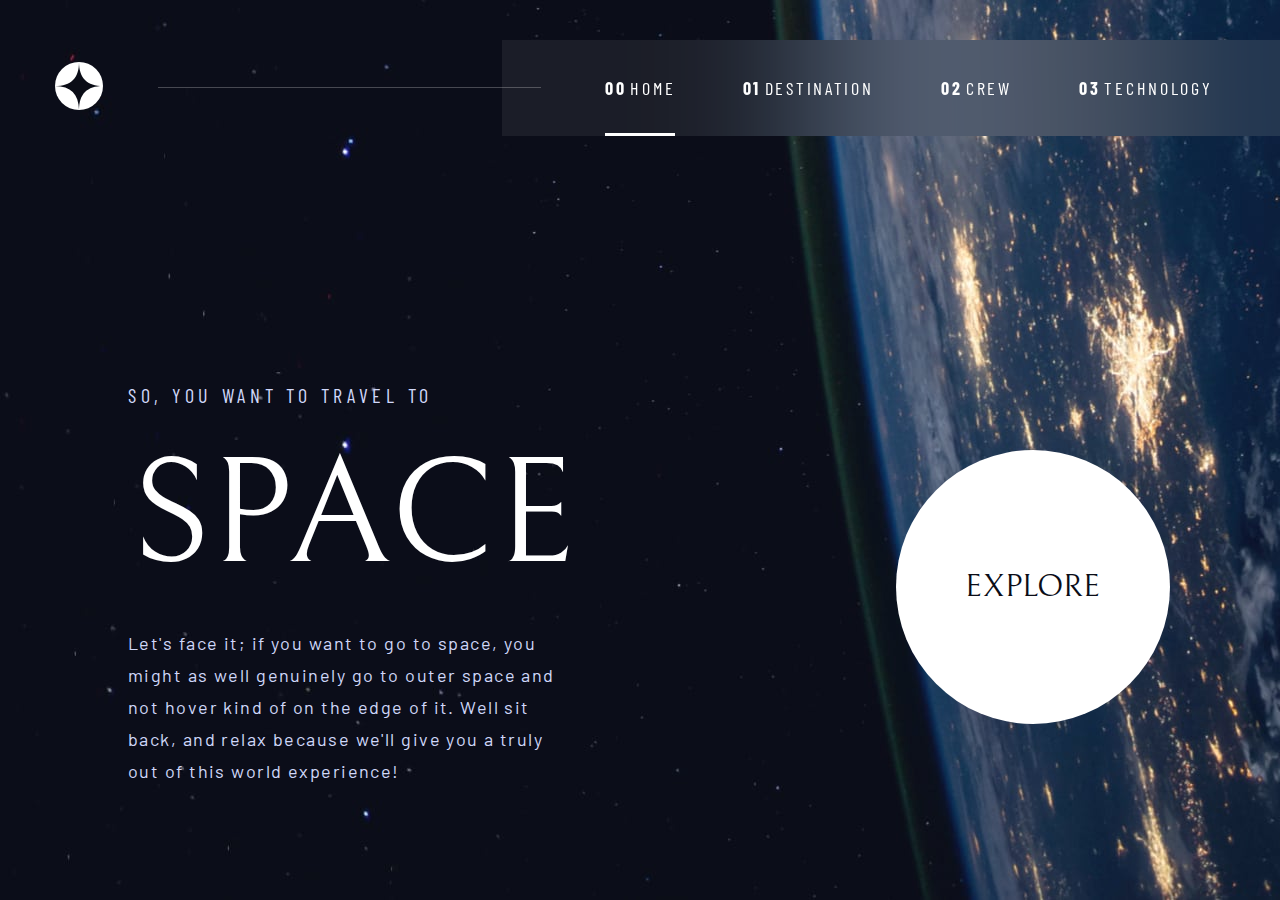
<file: index.html>
<!DOCTYPE html>
<html lang="en">
	<head>
		<meta charset="UTF-8">
		<meta name="viewport" content="width=device-width, initial-scale=1.0">
		<title>So, you want to travel to space?</title>
		<link rel="stylesheet" href="/css/main.css">
		<script type="module" src="/js/main.js"></script>
	</head>
	
	<body class="body-home">
		<header class="header">
			<a class="header__logo-container" href="/index.html">
				<img src="/assets/icons/logo.svg" alt="home">
			</a>
			
			<div class="header__divider-line">
				<!-- container for fancy header line -->
			</div>
			
			<button class="header__burger-icon-container">
				<img class="burger-icon-container__image" src="/assets/icons/icon-hamburger.svg" alt="">
			</button>
			
			<aside class="header__aside--hidden">
				<button class="button-close-aside">
					<img src="/assets/icons/icon-close.svg" alt="">
				</button>

				<!-- <div class="aside__backdrop-container"></div> -->
				
				<div class="aside__top-container">
					<a class="top-container__button-in-aside-home" href="/index.html">
						<span class="button-in-aside__number">00</span>
						<span class="button-in-aside__text">HOME</span>
					</a>

					<a class="top-container__button-in-aside-destination" href="/Destination/index.html">
						<span class="button-in-aside__number">01</span>
						<span class="button-in-aside__text">DESTINATION</span>
					</a>
					<a class="top-container__button-in-aside-crew" href="/Crew/index.html">
						<span class="button-in-aside__number">02</span>
						<span class="button-in-aside__text">CREW</span>
					</a>
					
					<a class="top-container__button-in-aside-technology" href="/Technology/index.html">
						<span class="button-in-aside__number">03</span>
						<span class="button-in-aside__text">TECHNOLOGY</span>
					</a>
					
				</div>
				
				<div class="aside__bottom-empty-container"> <!-- empty container to separate burger-menu section into two --> </div>
			</aside>
			
			<nav class="header__navigation">
				<div class="navigation__line">
					<!-- container for fancy header line -->
				</div>

				<a class="navigation__button navigation__button-home" href="/index.html">
					<span class="button__item-1">00</span>
					<span class="button__item-2">HOME</span>
					<span class="button__underline navigation__button--active">
						<!-- container for fancy underline -->
					</span>
				</a>
				
				<a class="navigation__button navigation__button-destination" href="/Destination/index.html">
					<span class="button__item-1">01</span>
					<span class="button__item-2">DESTINATION</span>
					<span class="button__underline">
						<!-- container for fancy underline -->
					</span>
				</a>

				<a class="navigation__button navigation__button-crew" href="/Crew/index.html">
					<span class="button__item-1">02</span>
					<span class="button__item-2">CREW</span>
					<span class="button__underline">
						<!-- container for fancy underline -->
					</span>
				</a>
				
				<a class="navigation__button navigation__button-technology" href="/Technology/index.html">
					<span class="button__item-1">03</span>
					<span class="button__item-2">TECHNOLOGY</span>
					<span class="button__underline">
						<!-- container for fancy underline -->
					</span>
				</a>
			</nav>
		</header>
		
		<main class="main main-home">
			<div class="main__title">
				<span class="title__small">
					SO, YOU WANT TO TRAVEL TO
				</span>
				
				<h1 class="title__large">
					SPACE
				</h1>
				
				<p class="title__intro">
					Let's face it; if you want to go to space, you might as well genuinely go to 
					outer space and not hover kind of on the edge of it. Well sit back, and relax 
					because we'll give you a truly out of this world experience!
				</p>
			</div>
			
			<a class="main__explore-button" href="/Destination/index.html">
					EXPLORE
			</a>
		</main>
	</body>
</html>
</file>
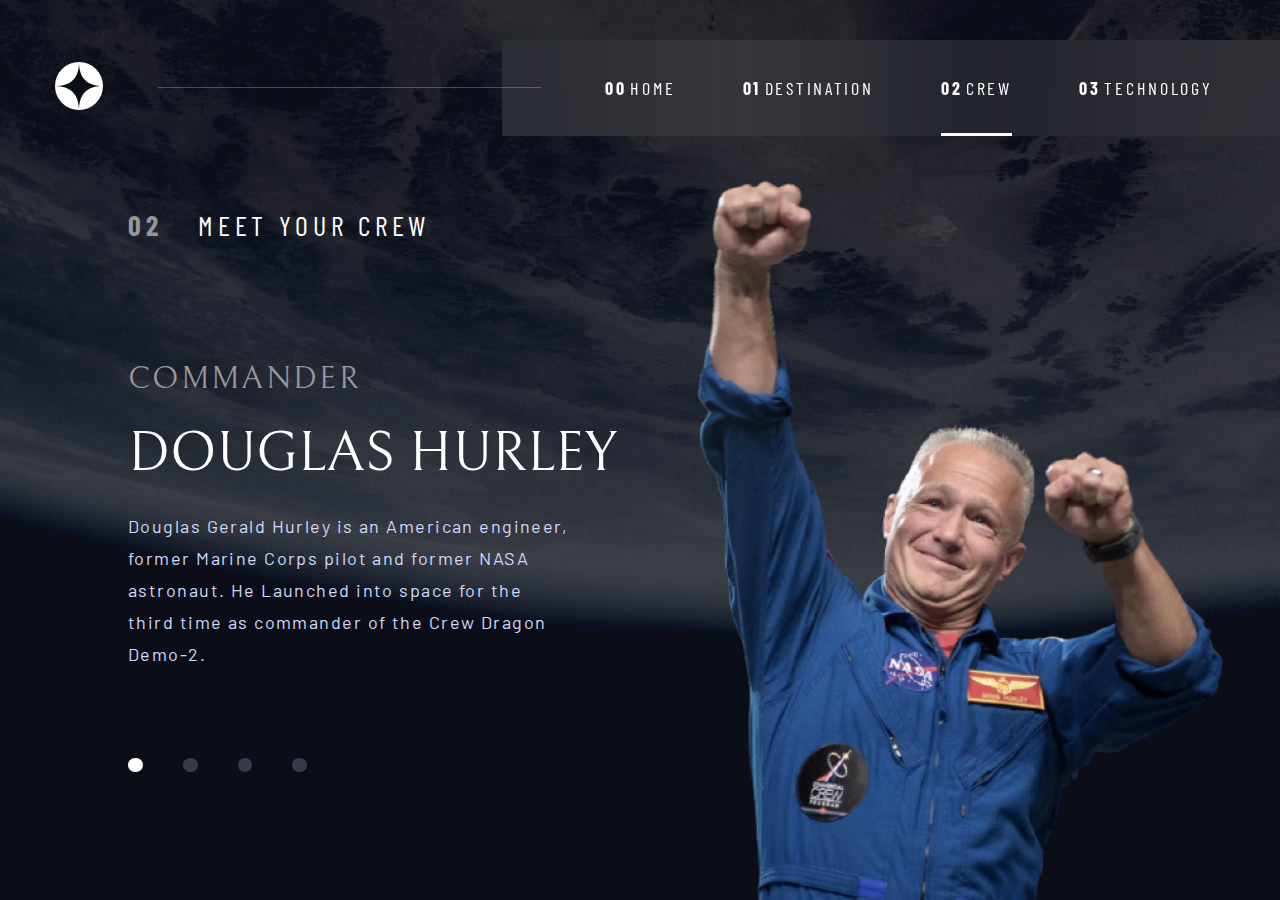
<file: Crew/index.html>
<!DOCTYPE html>
<html lang="en">
	<head>
		<meta charset="UTF-8">
		<meta name="viewport" content="width=device-width, initial-scale=1.0">
		<title>So, you want to travel to space?</title>
		<link rel="stylesheet" href="/css/main.css">
		<script type="module" src="/js/main.js"></script>
	</head>
	
	<body class="body-crew">
		<header class="header">
			<a class="header__logo-container" href="/index.html">
				<img src="/assets/icons/logo.svg" alt="home">
			</a>
			
			<div class="header__divider-line">
				<!-- container for fancy header line -->
			</div>
			
			<button class="header__burger-icon-container">
				<img class="burger-icon-container__image" src="/assets/icons/icon-hamburger.svg" alt="">
			</button>
			
			<aside class="header__aside--hidden">
				<button class="button-close-aside">
					<img src="/assets/icons/icon-close.svg" alt="">
				</button>
				
				<div class="aside__top-container">
					<a class="top-container__button-in-aside-home" href="/index.html">
						<span class="button-in-aside__number">00</span>
						<span class="button-in-aside__text">HOME</span>
					</a>

					<a class="top-container__button-in-aside-destination" href="/Destination/index.html">
						<span class="button-in-aside__number">01</span>
						<span class="button-in-aside__text">DESTINATION</span>
					</a>
					<a class="top-container__button-in-aside-crew" href="/Crew/index.html">
						<span class="button-in-aside__number">02</span>
						<span class="button-in-aside__text">CREW</span>
					</a>
					
					<a class="top-container__button-in-aside-technology" href="/Technology/index.html">
						<span class="button-in-aside__number">03</span>
						<span class="button-in-aside__text">TECHNOLOGY</span>
					</a>
					
				</div>
				
				<div class="aside__bottom-empty-container"> <!-- empty container to separate burger-menu section into two --> </div>
			</aside>
			
			<nav class="header__navigation">
				<div class="navigation__line">
					<!-- container for fancy header line -->
				</div>

				<a class="navigation__button navigation__button-home" href="/index.html">
					<span class="button__item-1">00</span>
					<span class="button__item-2">HOME</span>
					<span class="button__underline">
						<!-- container for fancy underline -->
					</span>
				</a>
				
				<a class="navigation__button navigation__button-destination" href="/Destination/index.html">
					<span class="button__item-1">01</span>
					<span class="button__item-2">DESTINATION</span>
					<span class="button__underline">
						<!-- container for fancy underline -->
					</span>
				</a>

				<a class="navigation__button navigation__button-crew" href="/Crew/index.html">
					<span class="button__item-1">02</span>
					<span class="button__item-2">CREW</span>
					<span class="button__underline navigation__button--active">
						<!-- container for fancy underline -->
					</span>
				</a>
				
				<a class="navigation__button navigation__button-technology" href="/Technology/index.html">
					<span class="button__item-1">03</span>
					<span class="button__item-2">TECHNOLOGY</span>
					<span class="button__underline">
						<!-- container for fancy underline -->
					</span>
				</a>
			</nav>
		</header>

		<main class="main main-crew">
			<div class="main__title-crew-container">
				<span class="title-crew-container__number">
					02
				</span>
				
				<h1 class="title-crew-container__text">
					MEET YOUR CREW
				</h1>	
			</div>
			
			<div class="main__information-crew-container">
				<span class="information-crew-container__title-small">
					COMMANDER
				</span>
				
				<span class="information-crew-container__title-small">
					MISSION SPECIALIST
				</span>
				
				<span class="information-crew-container__title-small">
					PILOT
				</span>
				
				<span class="information-crew-container__title-small">
					FLIGHT ENGINEER
				</span>
				
				<h1 class="information-crew-container__title-large">
					DOUGLAS HURLEY
				</h1>
				
				<h1 class="information-crew-container__title-large">
					MARK SHUTTLEWORTH
				</h1>
				
				<h1 class="information-crew-container__title-large">
					VICTOR GLOVER
				</h1>
				
				<h1 class="information-crew-container__title-large">
					ANOUSHEH ANSARI
				</h1>
				
				<p class="information-container__paragraph-crew">
					Douglas Gerald Hurley is an American engineer, former
					Marine Corps pilot and former NASA astronaut. He
					Launched into space for the third time as commander of the Crew Dragon Demo-2.
				</p>
				
				<p class="information-container__paragraph-crew">
					Mark Richard Shuttleworth is the founder and CEO of
					Canonical, the company behind the Linux-based Ubuntu
					operating system. Shuttleworth became the first South
					African to travel to space as a space tourist.
				</p>
				
				<p class="information-container__paragraph-crew">
					Pilot on the first operational flight of the SpaceX Crew
					Dragon to the International Space Station. Glover is a
					commander in the U.S Navy where he pilots an F/A-18. He
					was a crew member of Expedition 64, and served as a
					station systems flight engineer.
				</p>
				
				<p class="information-container__paragraph-crew">
					Anousheh Ansari is an Iranian American engineer and
					co-founder of Prodea Systems. Ansari was the fourth
					self-funded space tourist, the first self-funded woman to
					fly to the ISS, and the first Iranian in space. 
				</p>
			</div>
		
			<img class="image-container__crew-image" src="../assets/img/crew/image-douglas-hurley.webp"
				alt="Douglas Hurley in a blue space suit with NASA and pilot brands. He is holding his fists up towards the sky with a smile
				on his face.">
			<img class="image-container__crew-image" src="../assets/img/crew/image-mark-shuttleworth.webp"
				alt="Mark Shuttleworth appears to be speaking for a crowd. He has black hair, and is wearing a brown shirt.
				Holding a microphone.">
			<img class="image-container__crew-image" src="../assets/img/crew/image-victor-glover.webp" 
				alt="Victor Glover is an african-american man with no hair. He folds his arms. He has a bright smile, dazzling eyes and 
				the same blue suit that Douglas is wearing.">
			<img class="image-container__crew-image" src="../assets/img/crew/image-anousheh-ansari.webp"
				alt="Anousheh is a middle-aged woman, has blond, curly hair to her shoulders and holding a microphone with a little smile.">
			
			<nav class="main-crew__button-navigation">
				<button class="button-navigation__button-dot"></button>
				<button class="button-navigation__button-dot"></button>
				<button class="button-navigation__button-dot"></button>
				<button class="button-navigation__button-dot"></button>
			</nav>
		</main>
	</body>
</html>
</file>
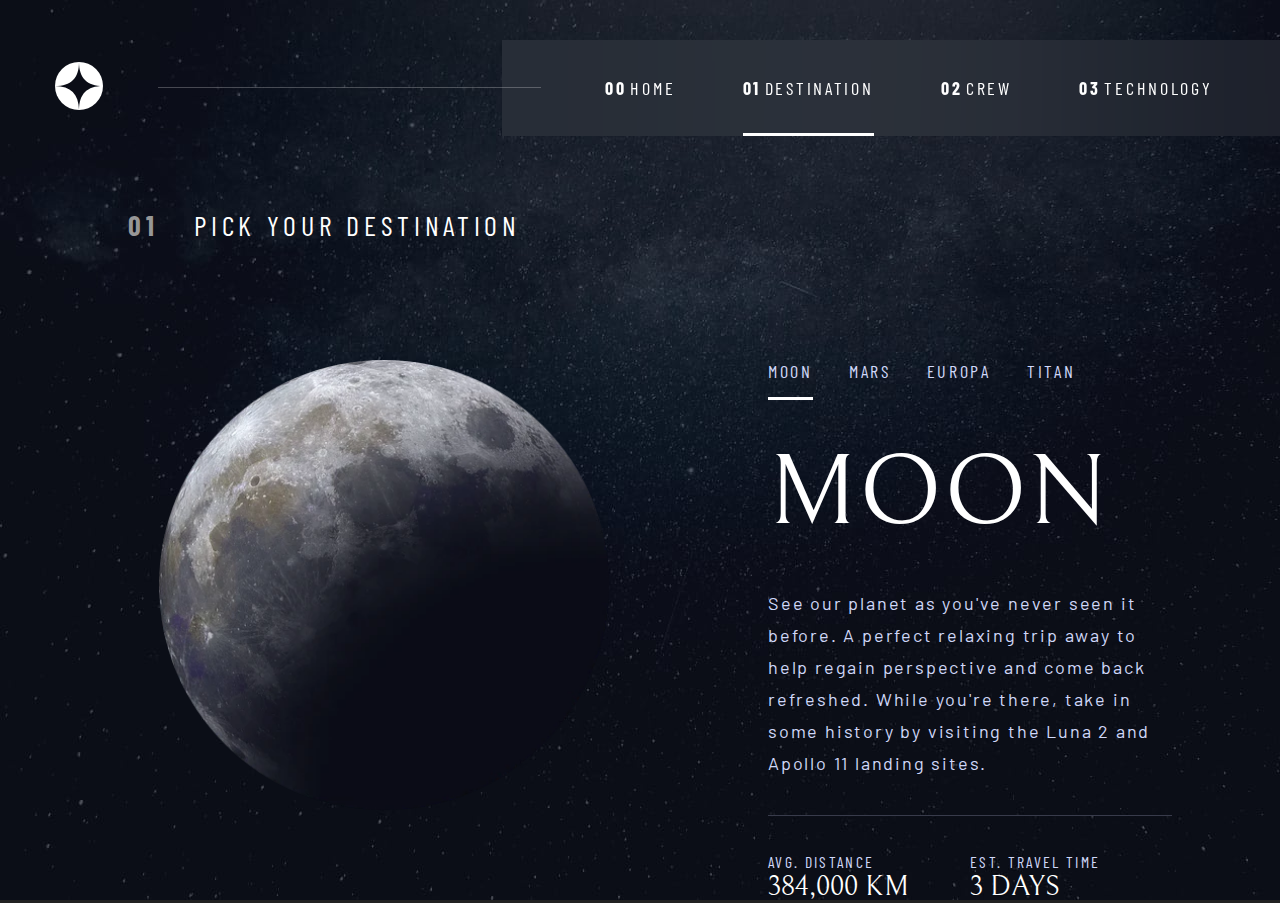
<file: Destination/index.html>
<!DOCTYPE html>
<html lang="en">
	<head>
		<meta charset="UTF-8">
		<meta name="viewport" content="width=device-width, initial-scale=1.0">
		<title>So, you want to travel to space?</title>
		<link rel="stylesheet" href="/css/main.css">
		<script type="module" src="/js/main.js"></script>
	</head>
	
	<body class="body-destination">
		<header class="header">
			<a class="header__logo-container" href="/index.html">
				<img src="/assets/icons/logo.svg" alt="home">
			</a>
			
			<div class="header__divider-line">
				<!-- container for fancy header line -->
			</div>
			
			<button class="header__burger-icon-container">
				<img class="burger-icon-container__image" src="/assets/icons/icon-hamburger.svg" alt="">
			</button>
			
			<aside class="header__aside--hidden">
				<button class="button-close-aside">
					<img src="/assets/icons/icon-close.svg" alt="">
				</button>
				
				<div class="aside__top-container">
					<a class="top-container__button-in-aside-home" href="/index.html">
						<span class="button-in-aside__number">00</span>
						<span class="button-in-aside__text">HOME</span>
					</a>

					<a class="top-container__button-in-aside-destination" href="/Destination/index.html">
						<span class="button-in-aside__number">01</span>
						<span class="button-in-aside__text">DESTINATION</span>
					</a>
					<a class="top-container__button-in-aside-crew" href="/Crew/index.html">
						<span class="button-in-aside__number">02</span>
						<span class="button-in-aside__text">CREW</span>
					</a>
					
					<a class="top-container__button-in-aside-technology" href="/Technology/index.html">
						<span class="button-in-aside__number">03</span>
						<span class="button-in-aside__text">TECHNOLOGY</span>
					</a>
					
				</div>
				
				<div class="aside__bottom-empty-container"> <!-- empty container to separate burger-menu section into two --> </div>
			</aside>
			
			<nav class="header__navigation">
				<div class="navigation__line">
					<!-- container for fancy header line -->
				</div>

				<a class="navigation__button navigation__button-home" href="/index.html">
					<span class="button__item-1">00</span>
					<span class="button__item-2">HOME</span>
					<span class="button__underline">
						<!-- container for fancy underline -->
					</span>
				</a>
				
				<a class="navigation__button navigation__button-destination" href="/Destination/index.html">
					<span class="button__item-1">01</span>
					<span class="button__item-2">DESTINATION</span>
					<span class="button__underline navigation__button--active">
						<!-- container for fancy underline -->
					</span>
				</a>

				<a class="navigation__button navigation__button-crew" href="/Crew/index.html">
					<span class="button__item-1">02</span>
					<span class="button__item-2">CREW</span>
					<span class="button__underline">
						<!-- container for fancy underline -->
					</span>
				</a>
				
				<a class="navigation__button navigation__button-technology" href="/Technology/index.html">
					<span class="button__item-1">03</span>
					<span class="button__item-2">TECHNOLOGY</span>
					<span class="button__underline">
						<!-- container for fancy underline -->
					</span>
				</a>
			</nav>
		</header>

		<main class="main main-destination">
			<div class="main__title-container">
				<span class="title-container__number">
					01
				</span>
				
				<h1 class="title-container__text">
					PICK YOUR DESTINATION
				</h1>	
			</div>

			<!-- MOBILE Swipe Start -->
			<section class="main-destination__swiping-section">
				<div class="swiping-section__card">
					<figure class="card__image-container">
						<img class="card__image-container__image" src="/assets/img/destination/image-moon.webp" alt="">
					</figure>

					<nav class="card__navigation">
						<button class="navigation__planet-button navigation__planet-button--active">
							MOON
							<span class="planet-button__underline--active"></span>
						</button>

						<button class="navigation__planet-button">
							MARS
							<span class="planet-button__underline--hidden"></span>
						</button>

						<button class="navigation__planet-button">
							EUROPA
							<span class="planet-button__underline--hidden"></span>
						</button>

						<button class="navigation__planet-button">
							TITAN
							<span class="planet-button__underline--hidden"></span>
						</button>
					</nav>

					<h1 class="card__planet-name">
						MOON
					</h1>

					<p class="card__information">
						See our planet as you've never seen it before. A perfect
						relaxing trip away to help regain perspective and come
						back refreshed. While you're there, take in some history
						by visiting the Luna 2 and Apollo 11 landing sites.	
					</p>

					<div class="card__stats">
						<div class="stats__avgdistance-container">
							<span class="avgdistance-container__title">AVG. DISTANCE</span>
							<span class="avgdistance-container__distance">384,400 KM</span>
						</div>
						
						<div class="stats__traveltime-container">
							<span class="traveltime-container__title">EST. TRAVEL TIME</span>
							<span class="traveltime-container__time">3 DAYS</span>
						</div>
					</div>
				</div>

				<div class="swiping-section__card">
					<figure class="card__image-container">
						<img class="card__image-container__image" src="/assets/img/destination/image-mars.webp" alt="">
					</figure>

					<nav class="card__navigation">
						<button class="navigation__planet-button">
							MOON
							<span class="planet-button__underline--hidden"></span>
						</button>

						<button class="navigation__planet-button navigation__planet-button--active">
							MARS
							<span class="planet-button__underline--active"></span>
						</button>

						<button class="navigation__planet-button">
							EUROPA
							<span class="planet-button__underline--hidden"></span>
						</button>

						<button class="navigation__planet-button">
							TITAN
							<span class="planet-button__underline--hidden"></span>
						</button>
					</nav>

					<h1 class="card__planet-name">
						EUROPA
					</h1>

					<p class="card__information">
						Don't forget to pack your hiking boots. You'll need them to
						tackle Olympus Mons, the tallest planetary mountain in our Solar
						System. It's two and a half times the size of Everest!
					</p>

					<div class="card__stats">
						<div class="stats__avgdistance-container">
							<span class="avgdistance-container__title">AVG. DISTANCE</span>
							<span class="avgdistance-container__distance">225 mil. KM</span>
						</div>
						
						<div class="stats__traveltime-container">
							<span class="traveltime-container__title">EST. TRAVEL TIME</span>
							<span class="traveltime-container__time">9 MONTHS</span>
						</div>
					</div>
				</div>
				
				<div class="swiping-section__card">
					<figure class="card__image-container">
						<img class="card__image-container__image" src="/assets/img/destination/image-europa.webp" alt="">
					</figure>

					<nav class="card__navigation">
						<button class="navigation__planet-button">
							MOON
							<span class="planet-button__underline--hidden"></span>
						</button>

						<button class="navigation__planet-button">
							MARS
							<span class="planet-button__underline--hidden"></span>
						</button>

						<button class="navigation__planet-button navigation__planet-button--active">
							EUROPA
							<span class="planet-button__underline--active"></span>
						</button>

						<button class="navigation__planet-button">
							TITAN
							<span class="planet-button__underline--hidden"></span>
						</button>
					</nav>

					<h1 class="card__planet-name">
						MOON
					</h1>

					<p class="card__information">
						The smallest of the four Galilean moons orbiting Jupiter,
						Europa is a winter lover's dream. With an icy surface, it's
						perfect for a bit of ice skating, curling, hockey, or simple
						relaxation in your snug wintery cabin.	
					</p>

					<div class="card__stats">
						<div class="stats__avgdistance-container">
							<span class="avgdistance-container__title">AVG. DISTANCE</span>
							<span class="avgdistance-container__distance">628 mil. KM</span>
						</div>
						
						<div class="stats__traveltime-container">
							<span class="traveltime-container__title">EST. TRAVEL TIME</span>
							<span class="traveltime-container__time">3 YEARS</span>
						</div>
					</div>
				</div>

				<div class="swiping-section__card">
					<figure class="card__image-container">
						<img class="card__image-container__image" src="/assets/img/destination/image-titan.webp" alt="">
					</figure>

					<nav class="card__navigation">
						<button class="navigation__planet-button">
							MOON
							<span class="planet-button__underline--hidden"></span>
						</button>

						<button class="navigation__planet-button">
							MARS
							<span class="planet-button__underline--hidden"></span>
						</button>

						<button class="navigation__planet-button">
							EUROPA
							<span class="planet-button__underline--hidden"></span>
						</button>

						<button class="navigation__planet-button navigation__planet-button--active">
							TITAN
							<span class="planet-button__underline--active"></span>
						</button>
					</nav>

					<h1 class="card__planet-name">
						TITAN
					</h1>

					<p class="card__information">
						The only moon known to have a dense atmosphere other
						than Earth, Titan is a home away from home (just a few hundred degrees colder!).
						As a bonus, you get striking views of the Rings of Saturn.	
					</p>

					<div class="card__stats">
						<div class="stats__avgdistance-container">
							<span class="avgdistance-container__title">AVG. DISTANCE</span>
							<span class="avgdistance-container__distance">1.6 bil. KM</span>
						</div>
						
						<div class="stats__traveltime-container">
							<span class="traveltime-container__title">EST. TRAVEL TIME</span>
							<span class="traveltime-container__time">7 YEARS</span>
						</div>
					</div>
				</div>
			</section>
			<!-- MOBILE Swipe END  -->
			
			<div class="main__planet-image-container">
				<img class="planet-image-container__image" src="../assets/img/destination/image-moon.webp"
				alt="a crisp, clear image of our moon. The top side is lit by white sunlight, and its gray features is clear.">
				<img class="planet-image-container__image" src="../assets/img/destination/image-mars.webp"
				alt="A brown clad of a planet. Mars. it's blurry and low detailed.">
				<img class="planet-image-container__image" src="../assets/img/destination/image-europa.webp"
				alt="Europa. It's red lines which are cracks and ridges marking weak lines within the moon's ice crust,
				emphasised and exacerbated by the swelling and falling of tides due to Jupiter's gravitational pull">
				<img class="planet-image-container__image" src="../assets/img/destination/image-titan.webp"
				alt="Titan just looks like a yellow blob of gas.">
			</div>
			
			<section class="main__information-destination">
				<div class="information__navigation-destination">
					<button class="navigation__button-planet">
						MOON
						<span class="navigation__button-planet__button--underline">
							<!-- container for fancy underline -->
						</span>
					</button>
					
					<button class="navigation__button-planet">
						MARS
						<span class="navigation__button-planet__button--underline">
							<!-- container for fancy underline -->
						</span>
					</button>
					
					<button class="navigation__button-planet">
						EUROPA
						<span class="navigation__button-planet__button--underline">
							<!-- container for fancy underline -->
						</span>
					</button>
					
					<button class="navigation__button-planet">
						TITAN
						<span class="navigation__button-planet__button--underline">
							<!-- container for fancy underline -->
						</span>
					</button>
				</div>
				
				<h1 class="information__title-destination--hidden">MOON</h1>
				<h1 class="information__title-destination--hidden">MARS</h1>
				<h1 class="information__title-destination--hidden">EUROPA</h1>
				<h1 class="information__title-destination--hidden">TITAN</h1>
				
				<p class="information__paragraph--hidden">
					See our planet as you've never seen it before. A perfect
					relaxing trip away to help regain perspective and come
					back refreshed. While you're there, take in some history
					by visiting the Luna 2 and Apollo 11 landing sites.
				</p>
				
				<p class="information__paragraph--hidden">
					Don't forget to pack your hiking boots. You'll need them to
					tackle Olympus Mons, the tallest planetary mountain in our Solar
					System. It's two and a half times the size of Everest!
				</p>
				
				<p class="information__paragraph--hidden">
					The smallest of the four Galilean moons orbiting Jupiter,
					Europa is a winter lover's dream. With an icy surface, it's
					perfect for a bit of ice skating, curling, hockey, or simple
					relaxation in your snug wintery cabin.
				</p>
				
				<p class="information__paragraph--hidden">
					The only moon known to have a dense atmosphere other
					than Earth, Titan is a home away from home (just a few hundred degrees colder!).
					As a bonus, you get striking views of the Rings of Saturn.
				</p>
				<div class="information__statistics">
					<div class="statistics__distance-container">
						<span class="distance-container__title">AVG. DISTANCE</span>
						<span class="distance-container__value--hidden">384,000 KM</span>
						<span class="distance-container__value--hidden">225 mil. KM</span>
						<span class="distance-container__value--hidden">628 mil. KM</span>
						<span class="distance-container__value--hidden">1.6 bil. KM</span>
					</div>
					
					<div class="information__travel-time-container">
						<span class="travel-time-container__title">EST. TRAVEL TIME</span>
						<span class="travel-time-container__value--hidden">3 DAYS</span>
						<span class="travel-time-container__value--hidden">9 MONTHS</span>
						<span class="travel-time-container__value--hidden">3 YEARS</span>
						<span class="travel-time-container__value--hidden">7 YEARS</span>
					</div>
				</div>
			</section>
		</main>	
	</body>
</html>
</file>
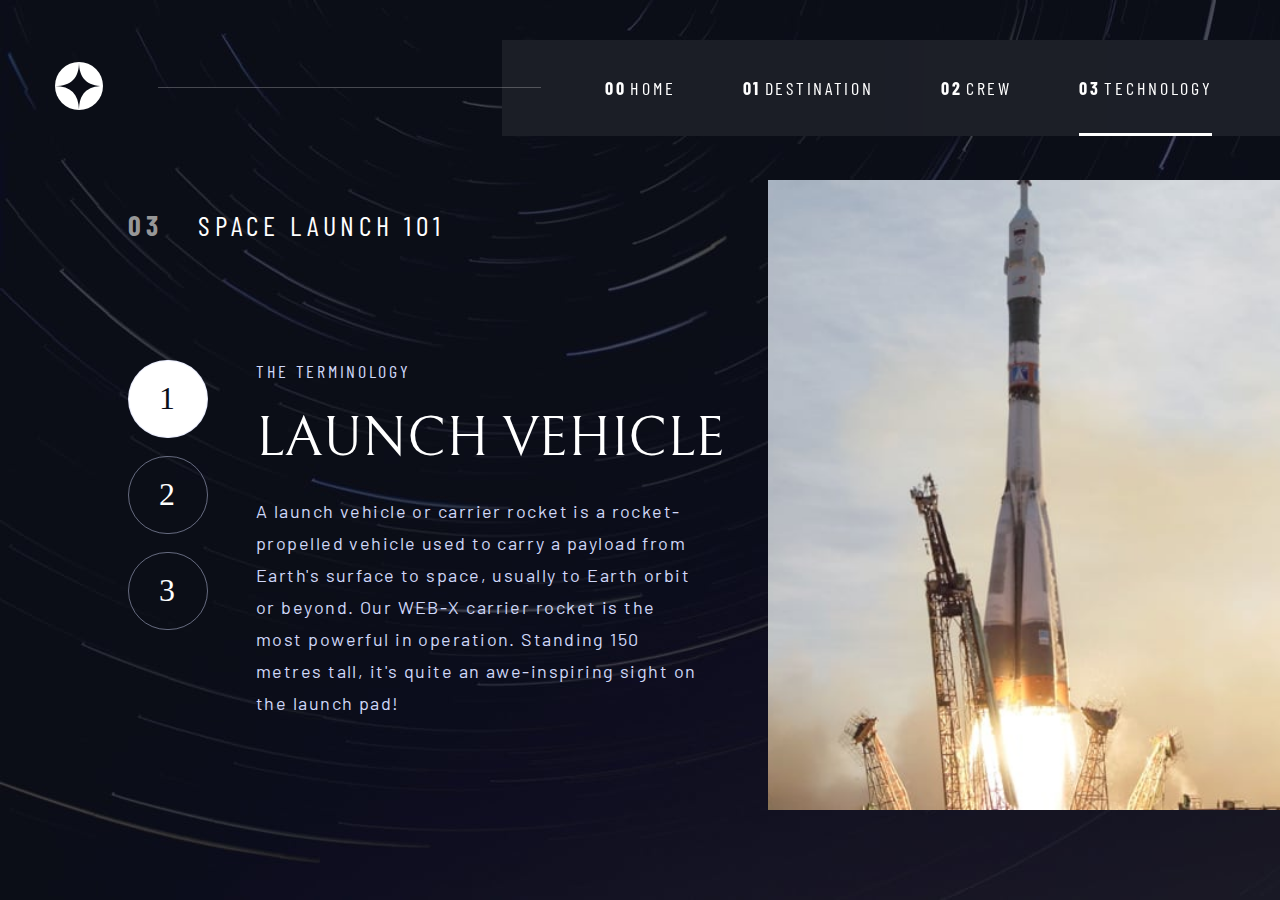
<file: Technology/index.html>
<!DOCTYPE html>
<html lang="en">
	<head>
		<meta charset="UTF-8">
		<meta name="viewport" content="width=device-width, initial-scale=1.0">
		<title>So, you want to travel to space?</title>
		<link rel="stylesheet" href="/css/main.css">
		<script type="module" src="/js/main.js"></script>
	</head>
	
	<body class="body-technology">
		<header class="header">
			<a class="header__logo-container" href="/index.html">
				<img src="/assets/icons/logo.svg" alt="home">
			</a>
			
			<div class="header__divider-line">
				<!--  container for fancy header line -->
			</div>
			
			<button class="header__burger-icon-container">
				<img class="burger-icon-container__image" src="/assets/icons/icon-hamburger.svg" alt="">
			</button>
			
			<aside class="header__aside--hidden">
				<button class="button-close-aside">
					<img src="/assets/icons/icon-close.svg" alt="">
				</button>
				
				<div class="aside__top-container">
					<a class="top-container__button-in-aside-home" href="/index.html">
						<span class="button-in-aside__number">00</span>
						<span class="button-in-aside__text">HOME</span>
					</a>

					<a class="top-container__button-in-aside-destination" href="/Destination/index.html">
						<span class="button-in-aside__number">01</span>
						<span class="button-in-aside__text">DESTINATION</span>
					</a>
					<a class="top-container__button-in-aside-crew" href="/Crew/index.html">
						<span class="button-in-aside__number">02</span>
						<span class="button-in-aside__text">CREW</span>
					</a>
					
					<a class="top-container__button-in-aside-technology" href="/Technology/index.html">
						<span class="button-in-aside__number">03</span>
						<span class="button-in-aside__text">TECHNOLOGY</span>
					</a>
					
				</div>
				
				<div class="aside__bottom-empty-container"> <!-- empty container to separate burger-menu section into two --> </div>
			</aside>
			
			<nav class="header__navigation">
				<div class="navigation__line">
					<!-- container for fancy header line -->
				</div>

				<a class="navigation__button navigation__button-home" href="/index.html">
					<span class="button__item-1">00</span>
					<span class="button__item-2">HOME</span>
					<span class="button__underline">
						<!-- container for fancy underline -->
					</span>
				</a>
				
				<a class="navigation__button navigation__button-destination" href="/Destination/index.html">
					<span class="button__item-1">01</span>
					<span class="button__item-2">DESTINATION</span>
					<span class="button__underline">
						<!-- container for fancy underline -->
					</span>
				</a>

				<a class="navigation__button navigation__button-crew" href="/Crew/index.html">
					<span class="button__item-1">02</span>
					<span class="button__item-2">CREW</span>
					<span class="button__underline">
						<!-- container for fancy underline -->
					</span>
				</a>
				
				<a class="navigation__button navigation__button-technology" href="/Technology/index.html">
					<span class="button__item-1">03</span>
					<span class="button__item-2">TECHNOLOGY</span>
					<span class="button__underline navigation__button--active">
						<!-- container for fancy underline -->
					</span>
				</a>
			</nav>
		</header>

		<main class="main main-technology">
			<div class="main__title-technology-container">
				<span class="title-technology-container__number">
					03
				</span>
				
				<h1 class="title-technology-container__text">
					SPACE LAUNCH 101
				</h1>	
			</div>

			<div class="main__information-technology-container">
				<span class="information-container__title-technology-small">
					THE TERMINOLOGY
				</span>
				
				<h1 class="information-container__title-technology-large">
					LAUNCH VEHICLE
				</h1>
				
				<h1 class="information-container__title-technology-large">
					SPACEPORT
				</h1>
				
				<h1 class="information-container__title-technology-large">
					SPACE CAPSULE
				</h1>
				
				<p class="information-container__paragraph-technology">
					A launch vehicle or carrier rocket is a rocket-propelled
					vehicle used to carry a payload from Earth's surface to
					space, usually to Earth orbit or beyond. Our WEB-X
					carrier rocket is the most powerful in operation. Standing
					150 metres tall, it's quite an awe-inspiring sight on the
					launch pad!
				</p>
				
				<p class="information-container__paragraph-technology">
					A spaceport or cosmodrome is a site for launching (or
					receiving) spacecraft, by analogy to the seaport for ships
					or airport for aircraft. Based in the famous Cape
					Canaveral, our spaceport is ideally situated to take
					advantage of the Earth's rotation for launch.
				</p>
				
				<p class="information-container__paragraph-technology">
					A space capsule is an often-crewed spacecraft that uses
					a blunt-body reentry capsule to reenter the Earth's
					atmosphere without wings. Our capsule is where you'll 
					spend your time during the flight. It includes a space
					gym, cinema, and plenty of other activities to keep you
					entertained.
				</p>
			</div>
			
			<nav class="main__navigation-technology">
				<button class="navigation-technology__button">1</button>
				<button class="navigation-technology__button">2</button>
				<button class="navigation-technology__button">3</button>
			</nav>
			
			<img class="image-container__technology-image" src="../assets/img/technology/image-launch-vehicle-portrait.jpg"
				alt="A tall, thin rocket that has just been let go at the station. It's rocket fuel shines bright at the bottom
				as the rocket shoots for the sky.">
			<img class="image-container__technology-image" src="../assets/img/technology/image-spaceport-portrait.jpg"
				alt="A man in a blue shirt is standing in front of what looks like super complicated machinery
				that is holding a rocket. It's arms are folded out and you can see what the gripping mechanism looks like.">
			<img class="image-container__technology-image" src="../assets/img/technology/image-space-capsule-portrait.jpg"
				alt="A space image of a space capsule. This white, tiny, rocket-shape capsule has it's nose open
				and is appearing to be docking with the Space Station. Logo SpaceX.">
			
			<img class="image-container__technology-image-tablet" src="../assets/img/technology/image-launch-vehicle-landscape.jpg"
				alt="A tall, thin rocket that has just been let go at the station. It's rocket fuel shines bright at the bottom
				as the rocket shoots for the sky.">
			<img class="image-container__technology-image-tablet" src="../assets/img/technology/image-spaceport-landscape.jpg"
				alt="A man in a blue shirt is standing in front of what looks like super complicated machinery
				that is holding a rocket. It's arms are folded out and you can see what the gripping mechanism looks like.">
			<img class="image-container__technology-image-tablet" src="../assets/img/technology/image-space-capsule-landscape.jpg"
				alt="A space image of a space capsule. This white, tiny, rocket-shape capsule has it's nose open
				and is appearing to be docking with the Space Station. Logo SpaceX.">
		</main>
	</body>
</html>
</file>
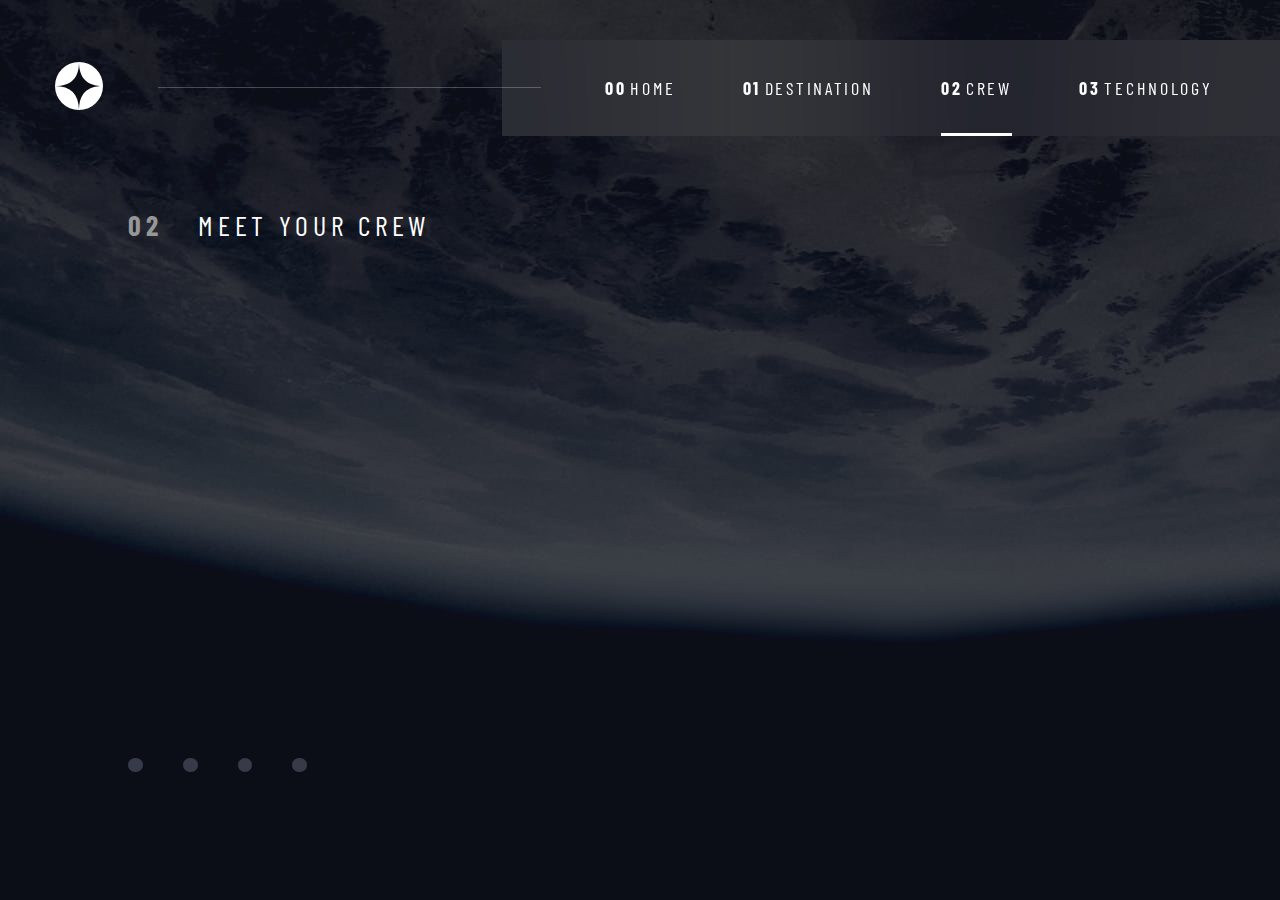
<file: crew.html>
<!DOCTYPE html>
<html lang="en">
	<head>
		<meta charset="UTF-8">
		<meta name="viewport" content="width=device-width, initial-scale=1.0">
		<title>So, you want to travel to space?</title>
		<link rel="stylesheet" href="../css/main.css">
		<script type="module" src="../js/main.js"></script>
	</head>
	
	<body class="body-crew">
		<header class="header">
			<a class="header__logo-container" href="../html/home.html">
				<img src="../assets/icons/logo.svg" alt="home">
			</a>
			
			<div class="header__divider-line">
				<!-- container for fancy header line -->
			</div>
			
			<button class="header__burger-icon-container">
				<img class="burger-icon-container__image" src="../assets/icons/icon-hamburger.svg" alt="">
			</button>
			
			<aside class="header__aside--hidden">
				<button class="button-close-aside">
					<img src="../assets/icons/icon-close.svg" alt="">
				</button>
				
				<div class="aside__top-container">
					<button class="top-container__button-in-aside-home">
						<span class="button-in-aside__number">00</span>
						<span class="button-in-aside__text">HOME</span>
					</button>
					
					<button class="top-container__button-in-aside-destination">
						<span class="button-in-aside__number">01</span>
						<span class="button-in-aside__text">DESTINATION</span>
					</button>
					
					<button class="top-container__button-in-aside-crew">
						<span class="button-in-aside__number">02</span>
						<span class="button-in-aside__text">CREW</span>
					</button>
					
					<button class="top-container__button-in-aside-technology">
						<span class="button-in-aside__number">03</span>
						<span class="button-in-aside__text">TECHNOLOGY</span>
					</button>
					
				</div>
				
				<div class="aside__bottom-empty-container"> <!-- empty container to separate burger-menu section into two --> </div>
			</aside>
			
			<nav class="header__navigation">
				<div class="navigation__line">
					<!-- container for fancy header line -->
				</div>
				
				<button class="navigation__button navigation__button-home">
					<span class="button__item-1">00</span>
					<span class="button__item-2">HOME</span>
					<span class="button__underline">
						<!-- container for fancy underline -->
					</span>
				</button>
				
				<button class="navigation__button navigation__button-destination">
					<span class="button__item-1">01</span>
					<span class="button__item-2">DESTINATION</span>
					<span class="button__underline">
						<!-- container for fancy underline -->
					</span>
				</button>
				
				<button class="navigation__button navigation__button-crew">
					<span class="button__item-1">02</span>
					<span class="button__item-2">CREW</span>
					<span class="button__underline navigation__button--active">
						<!-- container for fancy underline -->
					</span>
				</button>
				
				<button class="navigation__button navigation__button-technology">
					<span class="button__item-1">03</span>
					<span class="button__item-2">TECHNOLOGY</span>
					<span class="button__underline">
						<!-- container for fancy underline -->
					</span>
				</button>
			</nav>
		</header>
		
		<main class="main-crew">
			<div class="main__title-crew-container">
				<span class="title-crew-container__number">
					02
				</span>
				
				<h1 class="title-crew-container__text">
					MEET YOUR CREW
				</h1>	
			</div>
			
			<div class="main__information-crew-container">
				<span class="information-crew-container__title-small">
					COMMANDER
				</span>
				
				<span class="information-crew-container__title-small">
					MISSION SPECIALIST
				</span>
				
				<span class="information-crew-container__title-small">
					PILOT
				</span>
				
				<span class="information-crew-container__title-small">
					FLIGHT ENGINEER
				</span>
				
				<h1 class="information-crew-container__title-large">
					DOUGLAS HURLEY
				</h1>
				
				<h1 class="information-crew-container__title-large">
					MARK SHUTTLEWORTH
				</h1>
				
				<h1 class="information-crew-container__title-large">
					VICTOR GLOVER
				</h1>
				
				<h1 class="information-crew-container__title-large">
					ANOUSHEH ANSARI
				</h1>
				
				<p class="information-container__paragraph-crew">
					Douglas Gerald Hurley is an American engineer, former
					Marine Corps pilot and former NASA astronaut. He
					Launched into space for the third time as commander of the Crew Dragon Demo-2.
				</p>
				
				<p class="information-container__paragraph-crew">
					Mark Richard Shuttleworth is the founder and CEO of
					Canonical, the company behind the Linux-based Ubuntu
					operating system. Shuttleworth became the first South
					African to travel to space as a space tourist.
				</p>
				
				<p class="information-container__paragraph-crew">
					Pilot on the first operational flight of the SpaceX Crew
					Dragon to the International Space Station. Glover is a
					commander in the U.S Navy where he pilots an F/A-18. He
					was a crew member of Expedition 64, and served as a
					station systems flight engineer.
				</p>
				
				<p class="information-container__paragraph-crew">
					Anousheh Ansari is an Iranian American engineer and
					co-founder of Prodea Systems. Ansari was the fourth
					self-funded space tourist, the first self-funded woman to
					fly to the ISS, and the first Iranian in space. 
				</p>
			</div>
		
			<img class="image-container__crew-image" src="../assets/img/crew/image-douglas-hurley.webp"
				alt="Douglas Hurley in a blue space suit with NASA and pilot brands. He is holding his fists up towards the sky with a smile
				on his face.">
			<img class="image-container__crew-image" src="../assets/img/crew/image-mark-shuttleworth.webp"
				alt="Mark Shuttleworth appears to be speaking for a crowd. He has black hair, and is wearing a brown shirt.
				Holding a microphone.">
			<img class="image-container__crew-image" src="../assets/img/crew/image-victor-glover.webp" 
				alt="Victor Glover is an african-american man with no hair. He folds his arms. He has a bright smile, dazzling eyes and 
				the same blue suit that Douglas is wearing.">
			<img class="image-container__crew-image" src="../assets/img/crew/image-anousheh-ansari.webp"
				alt="Anousheh is a middle-aged woman, has blond, curly hair to her shoulders and holding a microphone with a little smile.">
			
			<nav class="main-crew__button-navigation">
				<button class="button-navigation__button-dot"></button>
				<button class="button-navigation__button-dot"></button>
				<button class="button-navigation__button-dot"></button>
				<button class="button-navigation__button-dot"></button>
			</nav>
		</main>
	</body>
</html>
</file>
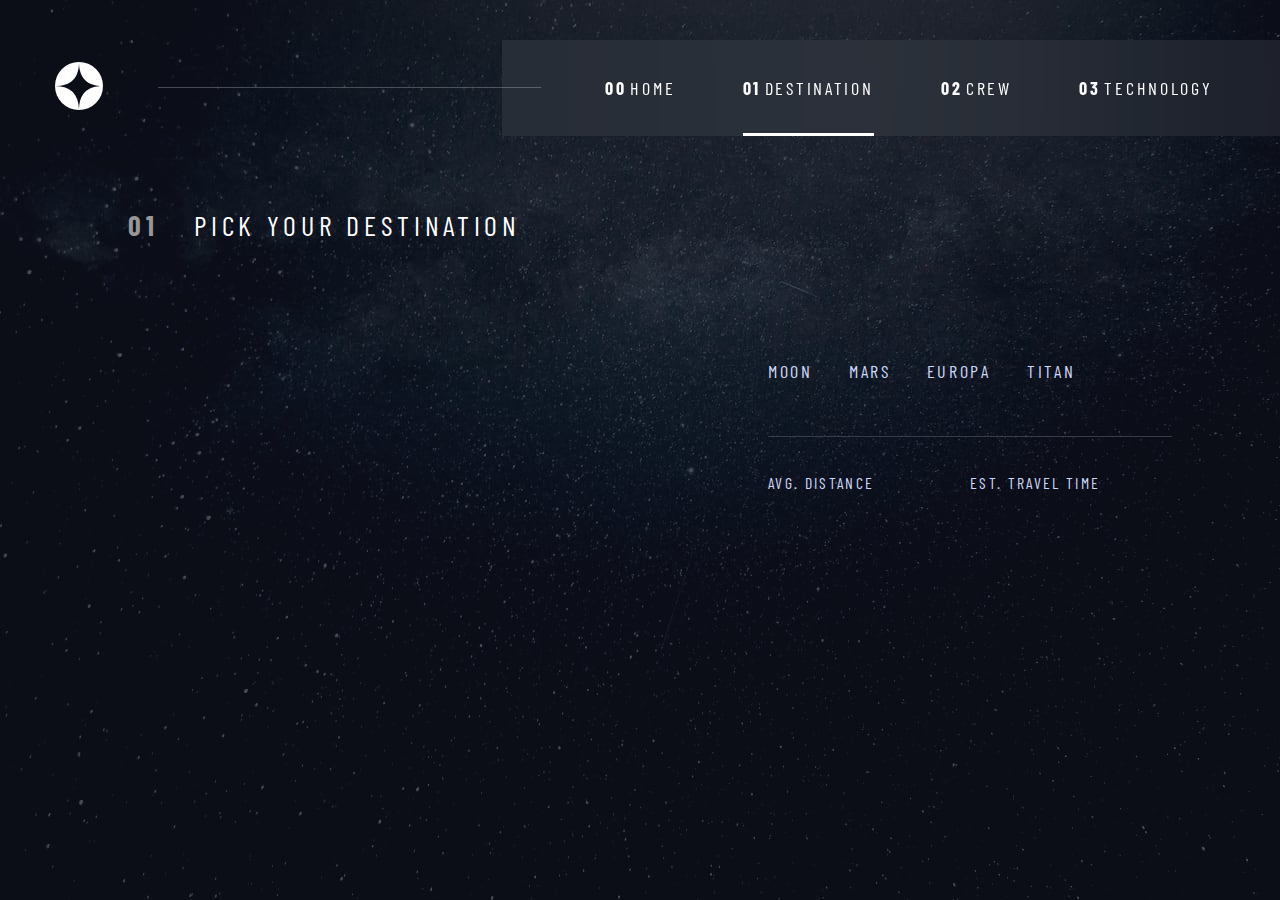
<file: destination.html>
<!DOCTYPE html>
<html lang="en">
	<head>
		<meta charset="UTF-8">
		<meta name="viewport" content="width=device-width, initial-scale=1.0">
		<title>So, you want to travel to space?</title>
		<link rel="stylesheet" href="../css/main.css">
		<script type="module" src="../js/main.js"></script>
	</head>
	
	<body class="body-destination">
		<header class="header">
			<a class="header__logo-container" href="../html/home.html">
				<img src="../assets/icons/logo.svg" alt="home">
			</a>
			
			<div class="header__divider-line">
				<!-- container for fancy header line -->
			</div>
			
			<button class="header__burger-icon-container">
				<img class="burger-icon-container__image" src="../assets/icons/icon-hamburger.svg" alt="">
			</button>
			
			<aside class="header__aside--hidden">
				<button class="button-close-aside">
					<img src="../assets/icons/icon-close.svg" alt="">
				</button>
				
				<div class="aside__top-container">
					<button class="top-container__button-in-aside-home">
						<span class="button-in-aside__number">00</span>
						<span class="button-in-aside__text">HOME</span>
					</button>
					
					<button class="top-container__button-in-aside-destination">
						<span class="button-in-aside__number">01</span>
						<span class="button-in-aside__text">DESTINATION</span>
					</button>
					
					<button class="top-container__button-in-aside-crew">
						<span class="button-in-aside__number">02</span>
						<span class="button-in-aside__text">CREW</span>
					</button>
					
					<button class="top-container__button-in-aside-technology">
						<span class="button-in-aside__number">03</span>
						<span class="button-in-aside__text">TECHNOLOGY</span>
					</button>
					
				</div>
				
				<div class="aside__bottom-empty-container"> <!-- empty container to separate burger-menu section into two --> </div>
			</aside>
			
			<nav class="header__navigation">
				<div class="navigation__line">
					<!-- container for fancy header line -->
				</div>
				
				<button class="navigation__button navigation__button-home">
					<span class="button__item-1">00</span>
					<span class="button__item-2">HOME</span>
					<span class="button__underline">
						<!-- container for fancy underline -->
					</span>
				</button>
				
				<button class="navigation__button navigation__button-destination">
					<span class="button__item-1">01</span>
					<span class="button__item-2">DESTINATION</span>
					<span class="button__underline navigation__button--active">
						<!-- container for fancy underline -->
					</span>
				</button>
				
				<button class="navigation__button navigation__button-crew">
					<span class="button__item-1">02</span>
					<span class="button__item-2">CREW</span>
					<span class="button__underline">
						<!-- container for fancy underline -->
					</span>
				</button>
				
				<button class="navigation__button navigation__button-technology">
					<span class="button__item-1">03</span>
					<span class="button__item-2">TECHNOLOGY</span>
					<span class="button__underline">
						<!-- container for fancy underline -->
					</span>
				</button>
			</nav>
		</header>
		
		<main class="main-destination">
			<div class="main__title-container">
				<span class="title-container__number">
					01
				</span>
				
				<h1 class="title-container__text">
					PICK YOUR DESTINATION
				</h1>	
			</div>
			
			<div class="main__planet-image-container">
				<img class="planet-image-container__image" src="../assets/img/destination/image-moon.webp"
				alt="a crisp, clear image of our moon. The top side is lit by white sunlight, and its gray features is clear.">
				<img class="planet-image-container__image" src="../assets/img/destination/image-mars.webp"
				alt="A brown clad of a planet. Mars. it's blurry and low detailed.">
				<img class="planet-image-container__image" src="../assets/img/destination/image-europa.webp"
				alt="Europa. It's red lines which are cracks and ridges marking weak lines within the moon's ice crust,
				emphasised and exacerbated by the swelling and falling of tides due to Jupiter's gravitational pull">
				<img class="planet-image-container__image" src="../assets/img/destination/image-titan.webp"
				alt="Titan just looks like a yellow blob of gas.">
			</div>
			
			<section class="main__information-destination">
				<div class="information__navigation-destination">
					<button class="navigation__button-planet">
						MOON
						<span class="navigation__button-planet__button--underline">
							<!-- container for fancy underline -->
						</span>
					</button>
					
					<button class="navigation__button-planet">
						MARS
						<span class="navigation__button-planet__button--underline">
							<!-- container for fancy underline -->
						</span>
					</button>
					
					<button class="navigation__button-planet">
						EUROPA
						<span class="navigation__button-planet__button--underline">
							<!-- container for fancy underline -->
						</span>
					</button>
					
					<button class="navigation__button-planet">
						TITAN
						<span class="navigation__button-planet__button--underline">
							<!-- container for fancy underline -->
						</span>
					</button>
				</div>
				
				<h1 class="information__title-destination--hidden">MOON</h1>
				<h1 class="information__title-destination--hidden">MARS</h1>
				<h1 class="information__title-destination--hidden">EUROPA</h1>
				<h1 class="information__title-destination--hidden">TITAN</h1>
				
				<p class="information__paragraph--hidden">
					See our planet as you've never seen it before. A perfect
					relaxing trip away to help regain perspective and come
					back refreshed. While you're there, take in some history
					by visiting the Luna 2 and Apollo 11 landing sites.
				</p>
				
				<p class="information__paragraph--hidden">
					Don't forget to pack your hiking boots. You'll need them to
					tackle Olympus Mons, the tallest planetary mountain in our Solar
					System. It's two and a half times the size of Everest!
				</p>
				
				<p class="information__paragraph--hidden">
					The smallest of the four Galilean moons orbiting Jupiter,
					Europa is a winter lover's dream. With an icy surface, it's
					perfect for a bit of ice skating, curling, hockey, or simple
					relaxation in your snug wintery cabin.
				</p>
				
				<p class="information__paragraph--hidden">
					The only moon known to have a dense atmosphere other
					than Earth, Titan is a home away from home (just a few hundred degrees colder!).
					As a bonus, you get striking views of the Rings of Saturn.
				</p>
				<div class="information__statistics">
					<div class="statistics__distance-container">
						<span class="distance-container__title">AVG. DISTANCE</span>
						<span class="distance-container__value--hidden">384,000 KM</span>
						<span class="distance-container__value--hidden">225 mil. KM</span>
						<span class="distance-container__value--hidden">628 mil. KM</span>
						<span class="distance-container__value--hidden">1.6 bil. KM</span>
					</div>
					
					<div class="information__travel-time-container">
						<span class="travel-time-container__title">EST. TRAVEL TIME</span>
						<span class="travel-time-container__value--hidden">3 DAYS</span>
						<span class="travel-time-container__value--hidden">9 MONTHS</span>
						<span class="travel-time-container__value--hidden">3 YEARS</span>
						<span class="travel-time-container__value--hidden">7 YEARS</span>
					</div>
				</div>
			</section>
		</main>	
	</body>
</html>
</file>
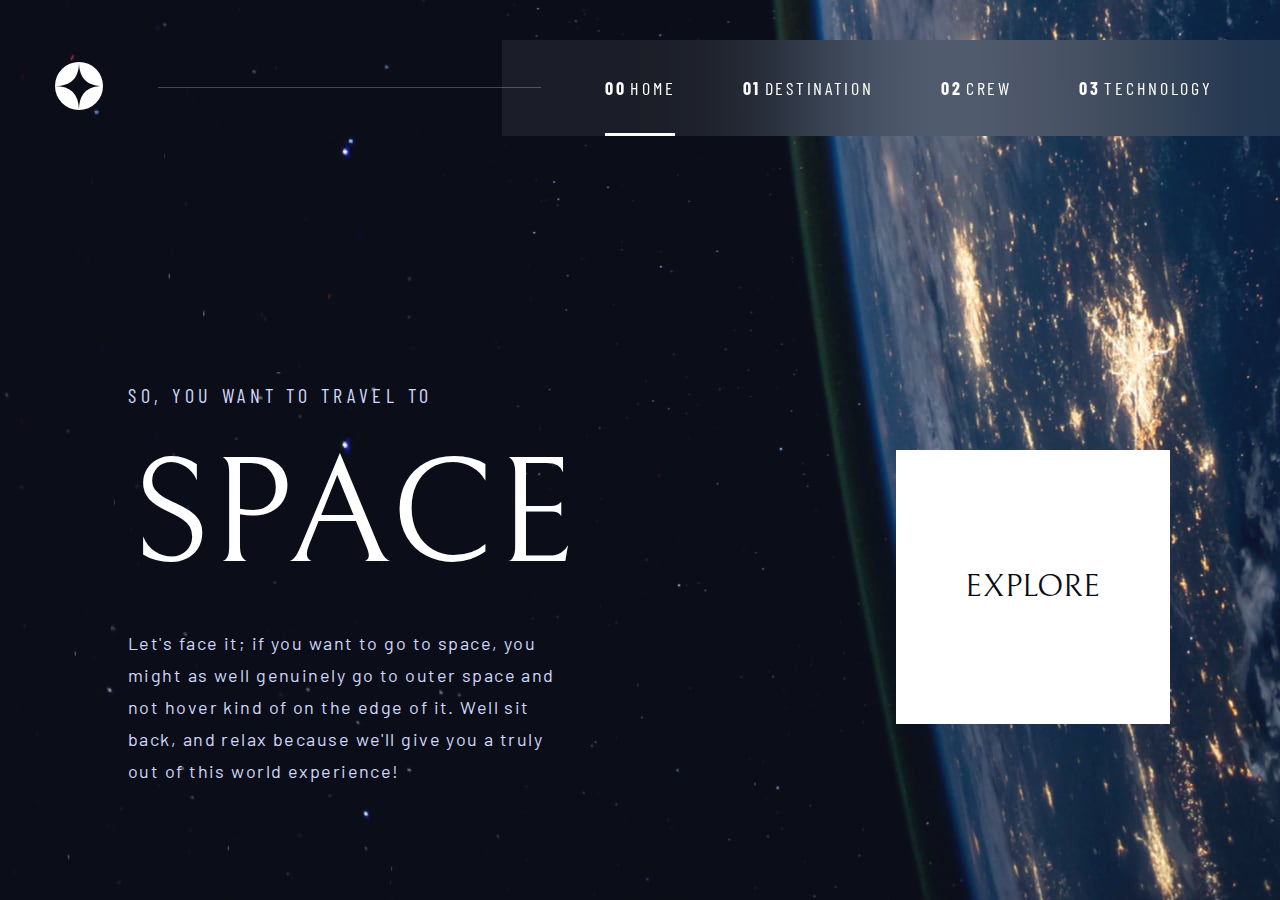
<file: home.html>
<!DOCTYPE html>
<html lang="en">
	<head>
		<meta charset="UTF-8">
		<meta name="viewport" content="width=device-width, initial-scale=1.0">
		<title>So, you want to travel to space?</title>
		<link rel="stylesheet" href="/css/main.css">
		<script type="module" src="/js/main.js"></script>
	</head>
	
	<body class="body-home">
		<header class="header">
			<a class="header__logo-container" href="/home.html">
				<img src="/assets/icons/logo.svg" alt="home">
			</a>
			
			<div class="header__divider-line">
				<!-- container for fancy header line -->
			</div>
			
			<button class="header__burger-icon-container">
				<img class="burger-icon-container__image" src="/assets/icons/icon-hamburger.svg" alt="">
			</button>
			
			<aside class="header__aside--hidden">
				<button class="button-close-aside">
					<img src="/assets/icons/icon-close.svg" alt="">
				</button>
				
				<div class="aside__top-container">
					<button class="top-container__button-in-aside-home">
						<span class="button-in-aside__number">00</span>
						<span class="button-in-aside__text">HOME</span>
					</button>
					
					<button class="top-container__button-in-aside-destination">
						<span class="button-in-aside__number">01</span>
						<span class="button-in-aside__text">DESTINATION</span>
					</button>
					
					<button class="top-container__button-in-aside-crew">
						<span class="button-in-aside__number">02</span>
						<span class="button-in-aside__text">CREW</span>
					</button>
					
					<button class="top-container__button-in-aside-technology">
						<span class="button-in-aside__number">03</span>
						<span class="button-in-aside__text">TECHNOLOGY</span>
					</button>
					
				</div>
				
				<div class="aside__bottom-empty-container"> <!-- empty container to separate burger-menu section into two --> </div>
			</aside>
			
			<nav class="header__navigation">
				<div class="navigation__line">
					<!-- container for fancy header line -->
				</div>

				<button class="navigation__button navigation__button-home">
					<span class="button__item-1">00</span>
					<span class="button__item-2">HOME</span>
					<span class="button__underline navigation__button--active">
						<!-- container for fancy underline -->
					</span>
				</button>
				
				<button class="navigation__button navigation__button-destination">
					<span class="button__item-1">01</span>
					<span class="button__item-2">DESTINATION</span>
					<span class="button__underline">
						<!-- container for fancy underline -->
					</span>
				</button>
				
				<button class="navigation__button navigation__button-crew">
					<span class="button__item-1">02</span>
					<span class="button__item-2">CREW</span>
					<span class="button__underline">
						<!-- container for fancy underline -->
					</span>
				</button>
				
				<button class="navigation__button navigation__button-technology">
					<span class="button__item-1">03</span>
					<span class="button__item-2">TECHNOLOGY</span>
					<span class="button__underline">
						<!-- container for fancy underline -->
					</span>
				</button>
			</nav>
		</header>
		<main class="main-home">
			<div class="main__title">
				<span class="title__small">
					SO, YOU WANT TO TRAVEL TO
				</span>
				
				<h1 class="title__large">
					SPACE
				</h1>
				
				<p class="title__intro">
					Let's face it; if you want to go to space, you might as well genuinely go to 
					outer space and not hover kind of on the edge of it. Well sit back, and relax 
					because we'll give you a truly out of this world experience!
				</p>
			</div>
			
			<a class="main__explore-button" href="/Destination/destination.html">
				<button class="explore-button__button">
					EXPLORE
				</button>
			</a>
		</main>
	</body>
</html>
</file>
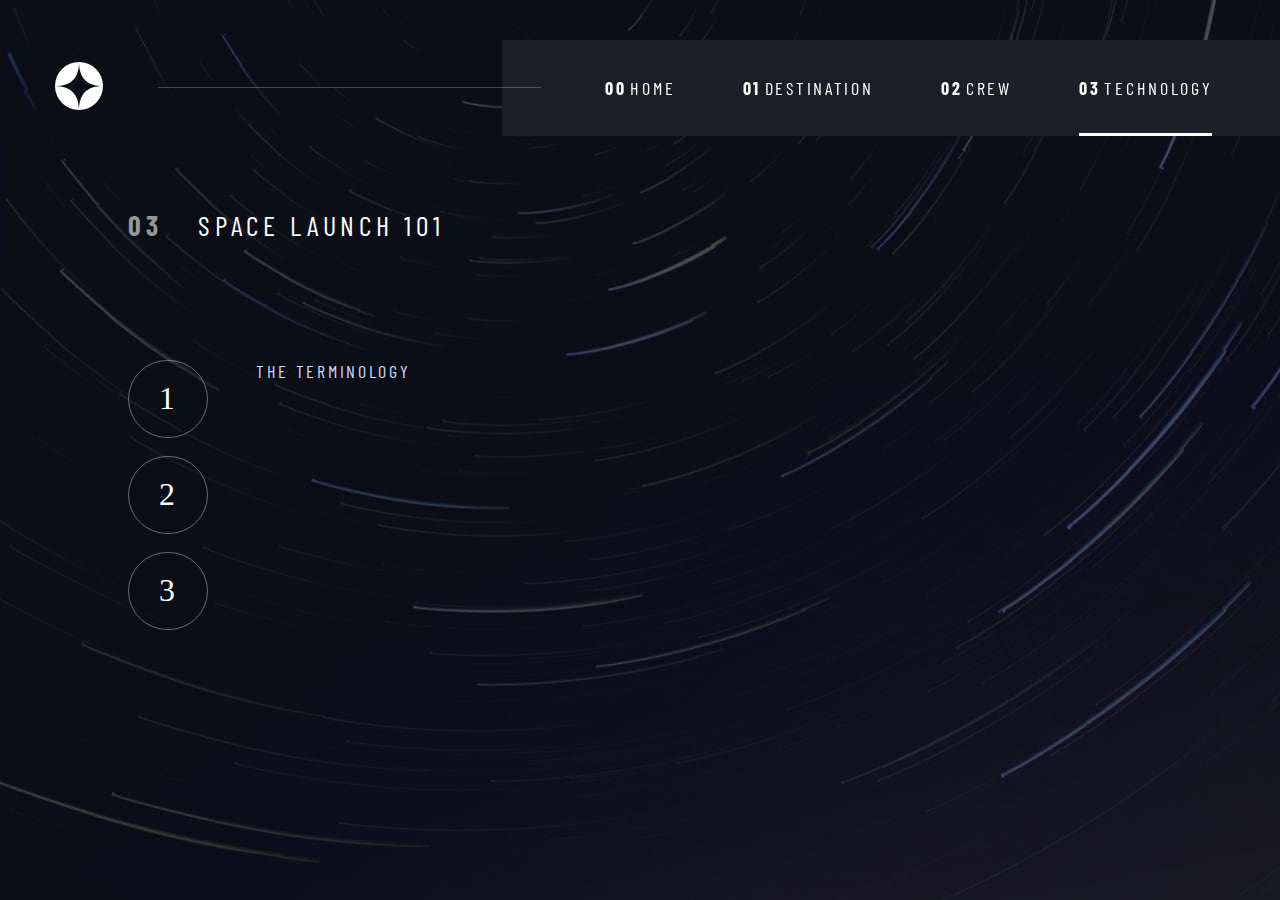
<file: technology.html>
<!DOCTYPE html>
<html lang="en">
	<head>
		<meta charset="UTF-8">
		<meta name="viewport" content="width=device-width, initial-scale=1.0">
		<title>So, you want to travel to space?</title>
		<link rel="stylesheet" href="../css/main.css">
		<script type="module" src="../js/main.js"></script>
	</head>
	
	<body class="body-technology">
		<header class="header">
			<a class="header__logo-container" href="../html/home.html">
				<img src="../assets/icons/logo.svg" alt="home">
			</a>
			
			<div class="header__divider-line">
				<!-- container for fancy header line -->
			</div>
			
			<button class="header__burger-icon-container">
				<img class="burger-icon-container__image" src="../assets/icons/icon-hamburger.svg" alt="">
			</button>
			
			<aside class="header__aside--hidden">
				<button class="button-close-aside">
					<img src="../assets/icons/icon-close.svg" alt="">
				</button>
				
				<div class="aside__top-container">
					<button class="top-container__button-in-aside-home">
						<span class="button-in-aside__number">00</span>
						<span class="button-in-aside__text">HOME</span>
					</button>
					
					<button class="top-container__button-in-aside-destination">
						<span class="button-in-aside__number">01</span>
						<span class="button-in-aside__text">DESTINATION</span>
					</button>
					
					<button class="top-container__button-in-aside-crew">
						<span class="button-in-aside__number">02</span>
						<span class="button-in-aside__text">CREW</span>
					</button>
					
					<button class="top-container__button-in-aside-technology">
						<span class="button-in-aside__number">03</span>
						<span class="button-in-aside__text">TECHNOLOGY</span>
					</button>
					
				</div>
				
				<div class="aside__bottom-empty-container"> <!-- empty container to separate burger-menu section into two --> </div>
			</aside>
			
			<nav class="header__navigation">
				<div class="navigation__line">
					<!-- container for fancy header line -->
				</div>
				
				<button class="navigation__button navigation__button-home">
					<span class="button__item-1">00</span>
					<span class="button__item-2">HOME</span>
					<span class="button__underline">
						<!-- container for fancy underline -->
					</span>
				</button>
				
				<button class="navigation__button navigation__button-destination">
					<span class="button__item-1">01</span>
					<span class="button__item-2">DESTINATION</span>
					<span class="button__underline">
						<!-- container for fancy underline -->
					</span>
				</button>
				
				<button class="navigation__button navigation__button-crew">
					<span class="button__item-1">02</span>
					<span class="button__item-2">CREW</span>
					<span class="button__underline">
						<!-- container for fancy underline -->
					</span>
				</button>
				
				<button class="navigation__button navigation__button-technology">
					<span class="button__item-1">03</span>
					<span class="button__item-2">TECHNOLOGY</span>
					<span class="button__underline navigation__button--active">
						<!-- container for fancy underline -->
					</span>
				</button>
			</nav>
		</header>
		
		<main class="main-technology">
			<div class="main__title-technology-container">
				<span class="title-technology-container__number">
					03
				</span>
				
				<h1 class="title-technology-container__text">
					SPACE LAUNCH 101
				</h1>	
			</div>

			<div class="main__information-technology-container">
				<span class="information-container__title-technology-small">
					THE TERMINOLOGY
				</span>
				
				<h1 class="information-container__title-technology-large">
					LAUNCH VEHICLE
				</h1>
				
				<h1 class="information-container__title-technology-large">
					SPACEPORT
				</h1>
				
				<h1 class="information-container__title-technology-large">
					SPACE CAPSULE
				</h1>
				
				<p class="information-container__paragraph-technology">
					A launch vehicle or carrier rocket is a rocket-propelled
					vehicle used to carry a payload from Earth's surface to
					space, usually to Earth orbit or beyond. Our WEB-X
					carrier rocket is the most powerful in operation. Standing
					150 metres tall, it's quite an awe-inspiring sight on the
					launch pad!
				</p>
				
				<p class="information-container__paragraph-technology">
					A spaceport or cosmodrome is a site for launching (or
					receiving) spacecraft, by analogy to the seaport for ships
					or airport for aircraft. Based in the famous Cape
					Canaveral, our spaceport is ideally situated to take
					advantage of the Earth's rotation for launch.
				</p>
				
				<p class="information-container__paragraph-technology">
					A space capsule is an often-crewed spacecraft that uses
					a blunt-body reentry capsule to reenter the Earth's
					atmosphere without wings. Our capsule is where you'll 
					spend your time during the flight. It includes a space
					gym, cinema, and plenty of other activities to keep you
					entertained.
				</p>
			</div>
			
			<nav class="main__navigation-technology">
				<button class="navigation-technology__button">1</button>
				<button class="navigation-technology__button">2</button>
				<button class="navigation-technology__button">3</button>
			</nav>
			
			<img class="image-container__technology-image" src="../assets/img/technology/image-launch-vehicle-portrait.jpg"
				alt="A tall, thin rocket that has just been let go at the station. It's rocket fuel shines bright at the bottom
				as the rocket shoots for the sky.">
			<img class="image-container__technology-image" src="../assets/img/technology/image-spaceport-portrait.jpg"
				alt="A man in a blue shirt is standing in front of what looks like super complicated machinery
				that is holding a rocket. It's arms are folded out and you can see what the gripping mechanism looks like.">
			<img class="image-container__technology-image" src="../assets/img/technology/image-space-capsule-portrait.jpg"
				alt="A space image of a space capsule. This white, tiny, rocket-shape capsule has it's nose open
				and is appearing to be docking with the Space Station. Logo SpaceX.">
			
			<img class="image-container__technology-image-tablet" src="../assets/img/technology/image-launch-vehicle-landscape.jpg"
				alt="A tall, thin rocket that has just been let go at the station. It's rocket fuel shines bright at the bottom
				as the rocket shoots for the sky.">
			<img class="image-container__technology-image-tablet" src="../assets/img/technology/image-spaceport-landscape.jpg"
				alt="A man in a blue shirt is standing in front of what looks like super complicated machinery
				that is holding a rocket. It's arms are folded out and you can see what the gripping mechanism looks like.">
			<img class="image-container__technology-image-tablet" src="../assets/img/technology/image-space-capsule-landscape.jpg"
				alt="A space image of a space capsule. This white, tiny, rocket-shape capsule has it's nose open
				and is appearing to be docking with the Space Station. Logo SpaceX.">
		</main>
	</body>
</html>
</file>
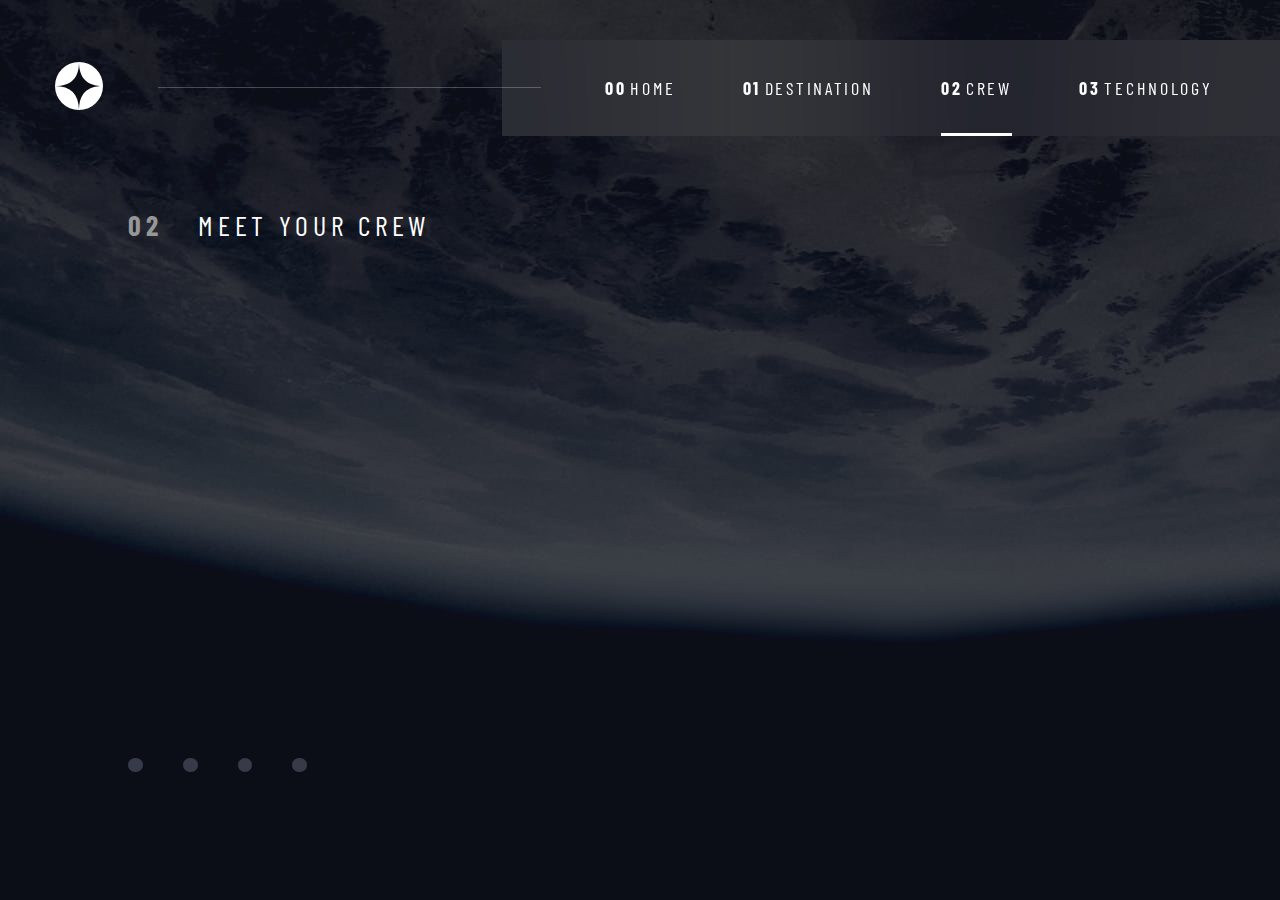
<file: Crew/crew.html>
<!DOCTYPE html>
<html lang="en">
	<head>
		<meta charset="UTF-8">
		<meta name="viewport" content="width=device-width, initial-scale=1.0">
		<title>So, you want to travel to space?</title>
		<link rel="stylesheet" href="/css/main.css">
		<script type="module" src="/js/main.js"></script>
	</head>
	
	<body class="body-crew">
		<header class="header">
			<a class="header__logo-container" href="../html/home.html">
				<img src="../assets/icons/logo.svg" alt="home">
			</a>
			
			<div class="header__divider-line">
				<!-- container for fancy header line -->
			</div>
			
			<button class="header__burger-icon-container">
				<img class="burger-icon-container__image" src="../assets/icons/icon-hamburger.svg" alt="">
			</button>
			
			<aside class="header__aside--hidden">
				<button class="button-close-aside">
					<img src="../assets/icons/icon-close.svg" alt="">
				</button>
				
				<div class="aside__top-container">
					<button class="top-container__button-in-aside-home">
						<span class="button-in-aside__number">00</span>
						<span class="button-in-aside__text">HOME</span>
					</button>
					
					<button class="top-container__button-in-aside-destination">
						<span class="button-in-aside__number">01</span>
						<span class="button-in-aside__text">DESTINATION</span>
					</button>
					
					<button class="top-container__button-in-aside-crew">
						<span class="button-in-aside__number">02</span>
						<span class="button-in-aside__text">CREW</span>
					</button>
					
					<button class="top-container__button-in-aside-technology">
						<span class="button-in-aside__number">03</span>
						<span class="button-in-aside__text">TECHNOLOGY</span>
					</button>
					
				</div>
				
				<div class="aside__bottom-empty-container"> <!-- empty container to separate burger-menu section into two --> </div>
			</aside>
			
			<nav class="header__navigation">
				<div class="navigation__line">
					<!-- container for fancy header line -->
				</div>
				
				<button class="navigation__button navigation__button-home">
					<span class="button__item-1">00</span>
					<span class="button__item-2">HOME</span>
					<span class="button__underline">
						<!-- container for fancy underline -->
					</span>
				</button>
				
				<button class="navigation__button navigation__button-destination">
					<span class="button__item-1">01</span>
					<span class="button__item-2">DESTINATION</span>
					<span class="button__underline">
						<!-- container for fancy underline -->
					</span>
				</button>
				
				<button class="navigation__button navigation__button-crew">
					<span class="button__item-1">02</span>
					<span class="button__item-2">CREW</span>
					<span class="button__underline navigation__button--active">
						<!-- container for fancy underline -->
					</span>
				</button>
				
				<button class="navigation__button navigation__button-technology">
					<span class="button__item-1">03</span>
					<span class="button__item-2">TECHNOLOGY</span>
					<span class="button__underline">
						<!-- container for fancy underline -->
					</span>
				</button>
			</nav>
		</header>
		
		<main class="main-crew">
			<div class="main__title-crew-container">
				<span class="title-crew-container__number">
					02
				</span>
				
				<h1 class="title-crew-container__text">
					MEET YOUR CREW
				</h1>	
			</div>
			
			<div class="main__information-crew-container">
				<span class="information-crew-container__title-small">
					COMMANDER
				</span>
				
				<span class="information-crew-container__title-small">
					MISSION SPECIALIST
				</span>
				
				<span class="information-crew-container__title-small">
					PILOT
				</span>
				
				<span class="information-crew-container__title-small">
					FLIGHT ENGINEER
				</span>
				
				<h1 class="information-crew-container__title-large">
					DOUGLAS HURLEY
				</h1>
				
				<h1 class="information-crew-container__title-large">
					MARK SHUTTLEWORTH
				</h1>
				
				<h1 class="information-crew-container__title-large">
					VICTOR GLOVER
				</h1>
				
				<h1 class="information-crew-container__title-large">
					ANOUSHEH ANSARI
				</h1>
				
				<p class="information-container__paragraph-crew">
					Douglas Gerald Hurley is an American engineer, former
					Marine Corps pilot and former NASA astronaut. He
					Launched into space for the third time as commander of the Crew Dragon Demo-2.
				</p>
				
				<p class="information-container__paragraph-crew">
					Mark Richard Shuttleworth is the founder and CEO of
					Canonical, the company behind the Linux-based Ubuntu
					operating system. Shuttleworth became the first South
					African to travel to space as a space tourist.
				</p>
				
				<p class="information-container__paragraph-crew">
					Pilot on the first operational flight of the SpaceX Crew
					Dragon to the International Space Station. Glover is a
					commander in the U.S Navy where he pilots an F/A-18. He
					was a crew member of Expedition 64, and served as a
					station systems flight engineer.
				</p>
				
				<p class="information-container__paragraph-crew">
					Anousheh Ansari is an Iranian American engineer and
					co-founder of Prodea Systems. Ansari was the fourth
					self-funded space tourist, the first self-funded woman to
					fly to the ISS, and the first Iranian in space. 
				</p>
			</div>
		
			<img class="image-container__crew-image" src="../assets/img/crew/image-douglas-hurley.webp"
				alt="Douglas Hurley in a blue space suit with NASA and pilot brands. He is holding his fists up towards the sky with a smile
				on his face.">
			<img class="image-container__crew-image" src="../assets/img/crew/image-mark-shuttleworth.webp"
				alt="Mark Shuttleworth appears to be speaking for a crowd. He has black hair, and is wearing a brown shirt.
				Holding a microphone.">
			<img class="image-container__crew-image" src="../assets/img/crew/image-victor-glover.webp" 
				alt="Victor Glover is an african-american man with no hair. He folds his arms. He has a bright smile, dazzling eyes and 
				the same blue suit that Douglas is wearing.">
			<img class="image-container__crew-image" src="../assets/img/crew/image-anousheh-ansari.webp"
				alt="Anousheh is a middle-aged woman, has blond, curly hair to her shoulders and holding a microphone with a little smile.">
			
			<nav class="main-crew__button-navigation">
				<button class="button-navigation__button-dot"></button>
				<button class="button-navigation__button-dot"></button>
				<button class="button-navigation__button-dot"></button>
				<button class="button-navigation__button-dot"></button>
			</nav>
		</main>
	</body>
</html>
</file>
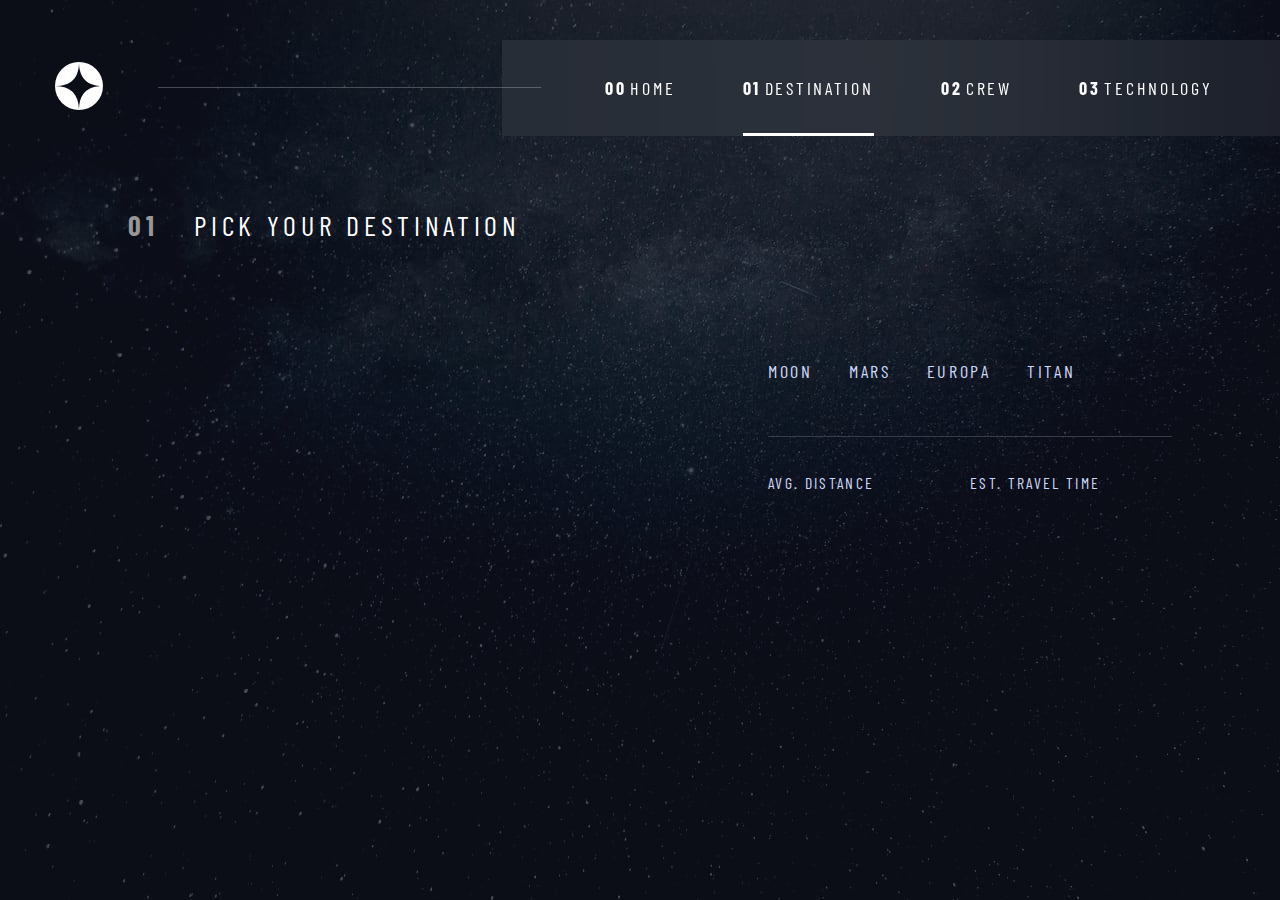
<file: Destination/destination.html>
<!DOCTYPE html>
<html lang="en">
	<head>
		<meta charset="UTF-8">
		<meta name="viewport" content="width=device-width, initial-scale=1.0">
		<title>So, you want to travel to space?</title>
		<link rel="stylesheet" href="/css/main.css">
		<script type="module" src="/js/main.js"></script>
	</head>
	
	<body class="body-destination">
		<header class="header">
			<a class="header__logo-container" href="../html/home.html">
				<img src="../assets/icons/logo.svg" alt="home">
			</a>
			
			<div class="header__divider-line">
				<!-- container for fancy header line -->
			</div>
			
			<button class="header__burger-icon-container">
				<img class="burger-icon-container__image" src="../assets/icons/icon-hamburger.svg" alt="">
			</button>
			
			<aside class="header__aside--hidden">
				<button class="button-close-aside">
					<img src="../assets/icons/icon-close.svg" alt="">
				</button>
				
				<div class="aside__top-container">
					<button class="top-container__button-in-aside-home">
						<span class="button-in-aside__number">00</span>
						<span class="button-in-aside__text">HOME</span>
					</button>
					
					<button class="top-container__button-in-aside-destination">
						<span class="button-in-aside__number">01</span>
						<span class="button-in-aside__text">DESTINATION</span>
					</button>
					
					<button class="top-container__button-in-aside-crew">
						<span class="button-in-aside__number">02</span>
						<span class="button-in-aside__text">CREW</span>
					</button>
					
					<button class="top-container__button-in-aside-technology">
						<span class="button-in-aside__number">03</span>
						<span class="button-in-aside__text">TECHNOLOGY</span>
					</button>
					
				</div>
				
				<div class="aside__bottom-empty-container"> <!-- empty container to separate burger-menu section into two --> </div>
			</aside>
			
			<nav class="header__navigation">
				<div class="navigation__line">
					<!-- container for fancy header line -->
				</div>
				
				<button class="navigation__button navigation__button-home">
					<span class="button__item-1">00</span>
					<span class="button__item-2">HOME</span>
					<span class="button__underline">
						<!-- container for fancy underline -->
					</span>
				</button>
				
				<button class="navigation__button navigation__button-destination">
					<span class="button__item-1">01</span>
					<span class="button__item-2">DESTINATION</span>
					<span class="button__underline navigation__button--active">
						<!-- container for fancy underline -->
					</span>
				</button>
				
				<button class="navigation__button navigation__button-crew">
					<span class="button__item-1">02</span>
					<span class="button__item-2">CREW</span>
					<span class="button__underline">
						<!-- container for fancy underline -->
					</span>
				</button>
				
				<button class="navigation__button navigation__button-technology">
					<span class="button__item-1">03</span>
					<span class="button__item-2">TECHNOLOGY</span>
					<span class="button__underline">
						<!-- container for fancy underline -->
					</span>
				</button>
			</nav>
		</header>
		
		<main class="main-destination">
			<div class="main__title-container">
				<span class="title-container__number">
					01
				</span>
				
				<h1 class="title-container__text">
					PICK YOUR DESTINATION
				</h1>	
			</div>
			
			<div class="main__planet-image-container">
				<img class="planet-image-container__image" src="../assets/img/destination/image-moon.webp"
				alt="a crisp, clear image of our moon. The top side is lit by white sunlight, and its gray features is clear.">
				<img class="planet-image-container__image" src="../assets/img/destination/image-mars.webp"
				alt="A brown clad of a planet. Mars. it's blurry and low detailed.">
				<img class="planet-image-container__image" src="../assets/img/destination/image-europa.webp"
				alt="Europa. It's red lines which are cracks and ridges marking weak lines within the moon's ice crust,
				emphasised and exacerbated by the swelling and falling of tides due to Jupiter's gravitational pull">
				<img class="planet-image-container__image" src="../assets/img/destination/image-titan.webp"
				alt="Titan just looks like a yellow blob of gas.">
			</div>
			
			<section class="main__information-destination">
				<div class="information__navigation-destination">
					<button class="navigation__button-planet">
						MOON
						<span class="navigation__button-planet__button--underline">
							<!-- container for fancy underline -->
						</span>
					</button>
					
					<button class="navigation__button-planet">
						MARS
						<span class="navigation__button-planet__button--underline">
							<!-- container for fancy underline -->
						</span>
					</button>
					
					<button class="navigation__button-planet">
						EUROPA
						<span class="navigation__button-planet__button--underline">
							<!-- container for fancy underline -->
						</span>
					</button>
					
					<button class="navigation__button-planet">
						TITAN
						<span class="navigation__button-planet__button--underline">
							<!-- container for fancy underline -->
						</span>
					</button>
				</div>
				
				<h1 class="information__title-destination--hidden">MOON</h1>
				<h1 class="information__title-destination--hidden">MARS</h1>
				<h1 class="information__title-destination--hidden">EUROPA</h1>
				<h1 class="information__title-destination--hidden">TITAN</h1>
				
				<p class="information__paragraph--hidden">
					See our planet as you've never seen it before. A perfect
					relaxing trip away to help regain perspective and come
					back refreshed. While you're there, take in some history
					by visiting the Luna 2 and Apollo 11 landing sites.
				</p>
				
				<p class="information__paragraph--hidden">
					Don't forget to pack your hiking boots. You'll need them to
					tackle Olympus Mons, the tallest planetary mountain in our Solar
					System. It's two and a half times the size of Everest!
				</p>
				
				<p class="information__paragraph--hidden">
					The smallest of the four Galilean moons orbiting Jupiter,
					Europa is a winter lover's dream. With an icy surface, it's
					perfect for a bit of ice skating, curling, hockey, or simple
					relaxation in your snug wintery cabin.
				</p>
				
				<p class="information__paragraph--hidden">
					The only moon known to have a dense atmosphere other
					than Earth, Titan is a home away from home (just a few hundred degrees colder!).
					As a bonus, you get striking views of the Rings of Saturn.
				</p>
				<div class="information__statistics">
					<div class="statistics__distance-container">
						<span class="distance-container__title">AVG. DISTANCE</span>
						<span class="distance-container__value--hidden">384,000 KM</span>
						<span class="distance-container__value--hidden">225 mil. KM</span>
						<span class="distance-container__value--hidden">628 mil. KM</span>
						<span class="distance-container__value--hidden">1.6 bil. KM</span>
					</div>
					
					<div class="information__travel-time-container">
						<span class="travel-time-container__title">EST. TRAVEL TIME</span>
						<span class="travel-time-container__value--hidden">3 DAYS</span>
						<span class="travel-time-container__value--hidden">9 MONTHS</span>
						<span class="travel-time-container__value--hidden">3 YEARS</span>
						<span class="travel-time-container__value--hidden">7 YEARS</span>
					</div>
				</div>
			</section>
		</main>	
	</body>
</html>
</file>
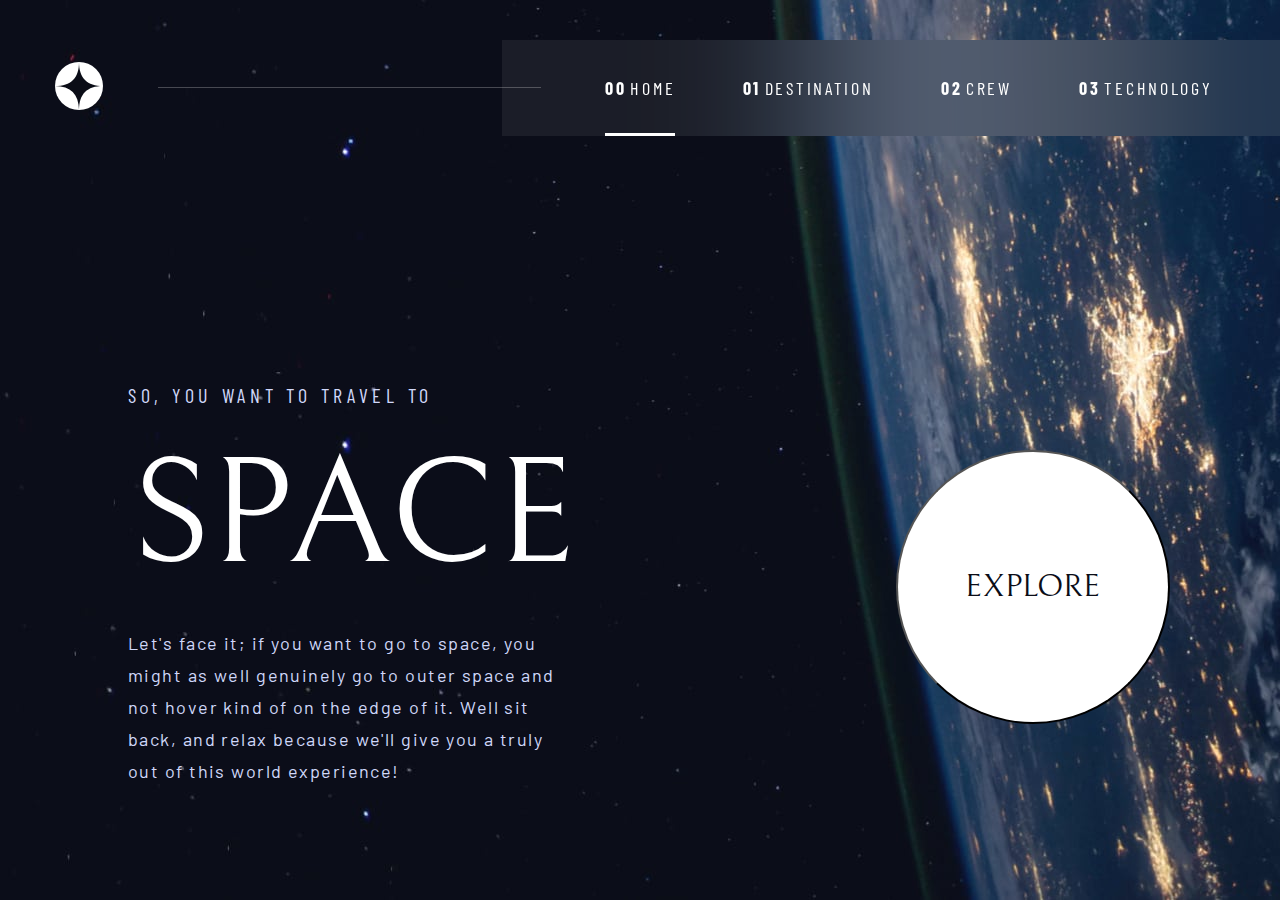
<file: html/home.html>
<!DOCTYPE html>
<html lang="en">
	<head>
		<meta charset="UTF-8">
		<meta name="viewport" content="width=device-width, initial-scale=1.0">
		<title>So, you want to travel to space?</title>
		<link rel="stylesheet" href="../css/main.css">
		<script type="module" src="../js/main.js"></script>
	</head>
	
	<body class="body-home">
		<header class="header">
			<a class="header__logo-container" href="../html/home.html">
				<img src="../assets/icons/logo.svg" alt="home">
			</a>
			
			<div class="header__divider-line">
				<!-- container for fancy header line -->
			</div>
			
			<button class="header__burger-icon-container">
				<img class="burger-icon-container__image" src="../assets/icons/icon-hamburger.svg" alt="">
			</button>
			
			<aside class="header__aside--hidden">
				<button class="button-close-aside">
					<img src="../assets/icons/icon-close.svg" alt="">
				</button>
				
				<div class="aside__top-container">
					<button class="top-container__button-in-aside-home">
						<span class="button-in-aside__number">00</span>
						<span class="button-in-aside__text">HOME</span>
					</button>
					
					<button class="top-container__button-in-aside-destination">
						<span class="button-in-aside__number">01</span>
						<span class="button-in-aside__text">DESTINATION</span>
					</button>
					
					<button class="top-container__button-in-aside-crew">
						<span class="button-in-aside__number">02</span>
						<span class="button-in-aside__text">CREW</span>
					</button>
					
					<button class="top-container__button-in-aside-technology">
						<span class="button-in-aside__number">03</span>
						<span class="button-in-aside__text">TECHNOLOGY</span>
					</button>
					
				</div>
				
				<div class="aside__bottom-empty-container"> <!-- empty container to separate burger-menu section into two --> </div>
			</aside>
			
			<nav class="header__navigation">
				<div class="navigation__line">
					<!-- container for fancy header line -->
				</div>

				<button class="navigation__button navigation__button-home">
					<span class="button__item-1">00</span>
					<span class="button__item-2">HOME</span>
					<span class="button__underline navigation__button--active">
						<!-- container for fancy underline -->
					</span>
				</button>
				
				<button class="navigation__button navigation__button-destination">
					<span class="button__item-1">01</span>
					<span class="button__item-2">DESTINATION</span>
					<span class="button__underline">
						<!-- container for fancy underline -->
					</span>
				</button>
				
				<button class="navigation__button navigation__button-crew">
					<span class="button__item-1">02</span>
					<span class="button__item-2">CREW</span>
					<span class="button__underline">
						<!-- container for fancy underline -->
					</span>
				</button>
				
				<button class="navigation__button navigation__button-technology">
					<span class="button__item-1">03</span>
					<span class="button__item-2">TECHNOLOGY</span>
					<span class="button__underline">
						<!-- container for fancy underline -->
					</span>
				</button>
			</nav>
		</header>
		<main class="main-home">
			<div class="main__title">
				<span class="title__small">
					SO, YOU WANT TO TRAVEL TO
				</span>
				
				<h1 class="title__large">
					SPACE
				</h1>
				
				<p class="title__intro">
					Let's face it; if you want to go to space, you might as well genuinely go to 
					outer space and not hover kind of on the edge of it. Well sit back, and relax 
					because we'll give you a truly out of this world experience!
				</p>
			</div>
			
			<button class="main__explore-button">
				EXPLORE
			</button>
		</main>
	</body>
</html>
</file>
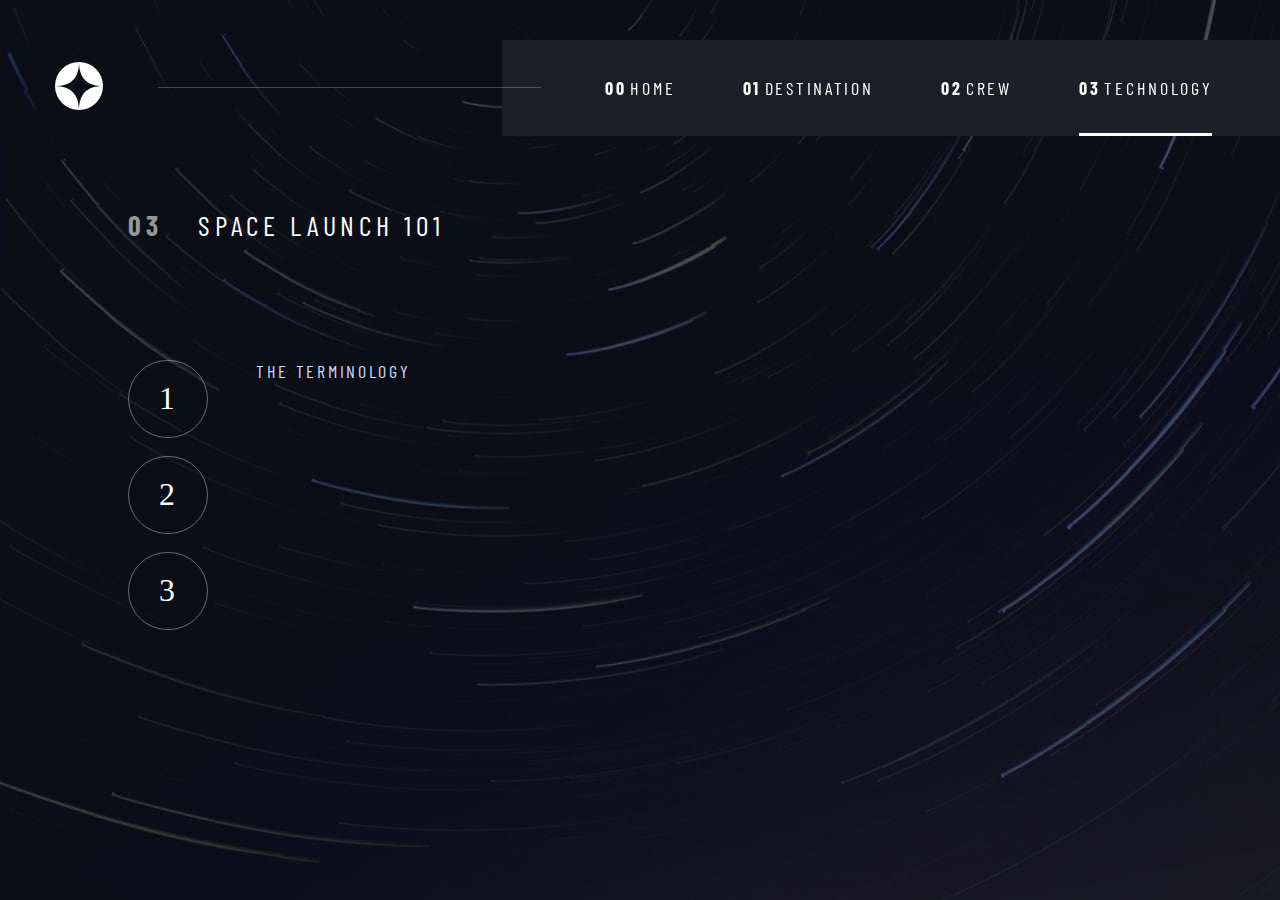
<file: Technology/technology.html>
<!DOCTYPE html>
<html lang="en">
	<head>
		<meta charset="UTF-8">
		<meta name="viewport" content="width=device-width, initial-scale=1.0">
		<title>So, you want to travel to space?</title>
		<link rel="stylesheet" href="/css/main.css">
		<script type="module" src="/js/main.js"></script>
	</head>
	
	<body class="body-technology">
		<header class="header">
			<a class="header__logo-container" href="../html/home.html">
				<img src="../assets/icons/logo.svg" alt="home">
			</a>
			
			<div class="header__divider-line">
				<!-- container for fancy header line -->
			</div>
			
			<button class="header__burger-icon-container">
				<img class="burger-icon-container__image" src="../assets/icons/icon-hamburger.svg" alt="">
			</button>
			
			<aside class="header__aside--hidden">
				<button class="button-close-aside">
					<img src="../assets/icons/icon-close.svg" alt="">
				</button>
				
				<div class="aside__top-container">
					<button class="top-container__button-in-aside-home">
						<span class="button-in-aside__number">00</span>
						<span class="button-in-aside__text">HOME</span>
					</button>
					
					<button class="top-container__button-in-aside-destination">
						<span class="button-in-aside__number">01</span>
						<span class="button-in-aside__text">DESTINATION</span>
					</button>
					
					<button class="top-container__button-in-aside-crew">
						<span class="button-in-aside__number">02</span>
						<span class="button-in-aside__text">CREW</span>
					</button>
					
					<button class="top-container__button-in-aside-technology">
						<span class="button-in-aside__number">03</span>
						<span class="button-in-aside__text">TECHNOLOGY</span>
					</button>
					
				</div>
				
				<div class="aside__bottom-empty-container"> <!-- empty container to separate burger-menu section into two --> </div>
			</aside>
			
			<nav class="header__navigation">
				<div class="navigation__line">
					<!-- container for fancy header line -->
				</div>
				
				<button class="navigation__button navigation__button-home">
					<span class="button__item-1">00</span>
					<span class="button__item-2">HOME</span>
					<span class="button__underline">
						<!-- container for fancy underline -->
					</span>
				</button>
				
				<button class="navigation__button navigation__button-destination">
					<span class="button__item-1">01</span>
					<span class="button__item-2">DESTINATION</span>
					<span class="button__underline">
						<!-- container for fancy underline -->
					</span>
				</button>
				
				<button class="navigation__button navigation__button-crew">
					<span class="button__item-1">02</span>
					<span class="button__item-2">CREW</span>
					<span class="button__underline">
						<!-- container for fancy underline -->
					</span>
				</button>
				
				<button class="navigation__button navigation__button-technology">
					<span class="button__item-1">03</span>
					<span class="button__item-2">TECHNOLOGY</span>
					<span class="button__underline navigation__button--active">
						<!-- container for fancy underline -->
					</span>
				</button>
			</nav>
		</header>
		
		<main class="main-technology">
			<div class="main__title-technology-container">
				<span class="title-technology-container__number">
					03
				</span>
				
				<h1 class="title-technology-container__text">
					SPACE LAUNCH 101
				</h1>	
			</div>

			<div class="main__information-technology-container">
				<span class="information-container__title-technology-small">
					THE TERMINOLOGY
				</span>
				
				<h1 class="information-container__title-technology-large">
					LAUNCH VEHICLE
				</h1>
				
				<h1 class="information-container__title-technology-large">
					SPACEPORT
				</h1>
				
				<h1 class="information-container__title-technology-large">
					SPACE CAPSULE
				</h1>
				
				<p class="information-container__paragraph-technology">
					A launch vehicle or carrier rocket is a rocket-propelled
					vehicle used to carry a payload from Earth's surface to
					space, usually to Earth orbit or beyond. Our WEB-X
					carrier rocket is the most powerful in operation. Standing
					150 metres tall, it's quite an awe-inspiring sight on the
					launch pad!
				</p>
				
				<p class="information-container__paragraph-technology">
					A spaceport or cosmodrome is a site for launching (or
					receiving) spacecraft, by analogy to the seaport for ships
					or airport for aircraft. Based in the famous Cape
					Canaveral, our spaceport is ideally situated to take
					advantage of the Earth's rotation for launch.
				</p>
				
				<p class="information-container__paragraph-technology">
					A space capsule is an often-crewed spacecraft that uses
					a blunt-body reentry capsule to reenter the Earth's
					atmosphere without wings. Our capsule is where you'll 
					spend your time during the flight. It includes a space
					gym, cinema, and plenty of other activities to keep you
					entertained.
				</p>
			</div>
			
			<nav class="main__navigation-technology">
				<button class="navigation-technology__button">1</button>
				<button class="navigation-technology__button">2</button>
				<button class="navigation-technology__button">3</button>
			</nav>
			
			<img class="image-container__technology-image" src="../assets/img/technology/image-launch-vehicle-portrait.jpg"
				alt="A tall, thin rocket that has just been let go at the station. It's rocket fuel shines bright at the bottom
				as the rocket shoots for the sky.">
			<img class="image-container__technology-image" src="../assets/img/technology/image-spaceport-portrait.jpg"
				alt="A man in a blue shirt is standing in front of what looks like super complicated machinery
				that is holding a rocket. It's arms are folded out and you can see what the gripping mechanism looks like.">
			<img class="image-container__technology-image" src="../assets/img/technology/image-space-capsule-portrait.jpg"
				alt="A space image of a space capsule. This white, tiny, rocket-shape capsule has it's nose open
				and is appearing to be docking with the Space Station. Logo SpaceX.">
			
			<img class="image-container__technology-image-tablet" src="../assets/img/technology/image-launch-vehicle-landscape.jpg"
				alt="A tall, thin rocket that has just been let go at the station. It's rocket fuel shines bright at the bottom
				as the rocket shoots for the sky.">
			<img class="image-container__technology-image-tablet" src="../assets/img/technology/image-spaceport-landscape.jpg"
				alt="A man in a blue shirt is standing in front of what looks like super complicated machinery
				that is holding a rocket. It's arms are folded out and you can see what the gripping mechanism looks like.">
			<img class="image-container__technology-image-tablet" src="../assets/img/technology/image-space-capsule-landscape.jpg"
				alt="A space image of a space capsule. This white, tiny, rocket-shape capsule has it's nose open
				and is appearing to be docking with the Space Station. Logo SpaceX.">
		</main>
	</body>
</html>
</file>
<file: css/main.css>
@import url(./variables.css);
@import url(./reset.css);
@import url(./fonts.css);
@import url(./base.css);

@import url(./modules/header.css);
@import url(./modules/main-home.css);
@import url(./modules/main-destination.css);
@import url(./modules/main-crew.css);
@import url(./modules/main-technology.css);
</file>
